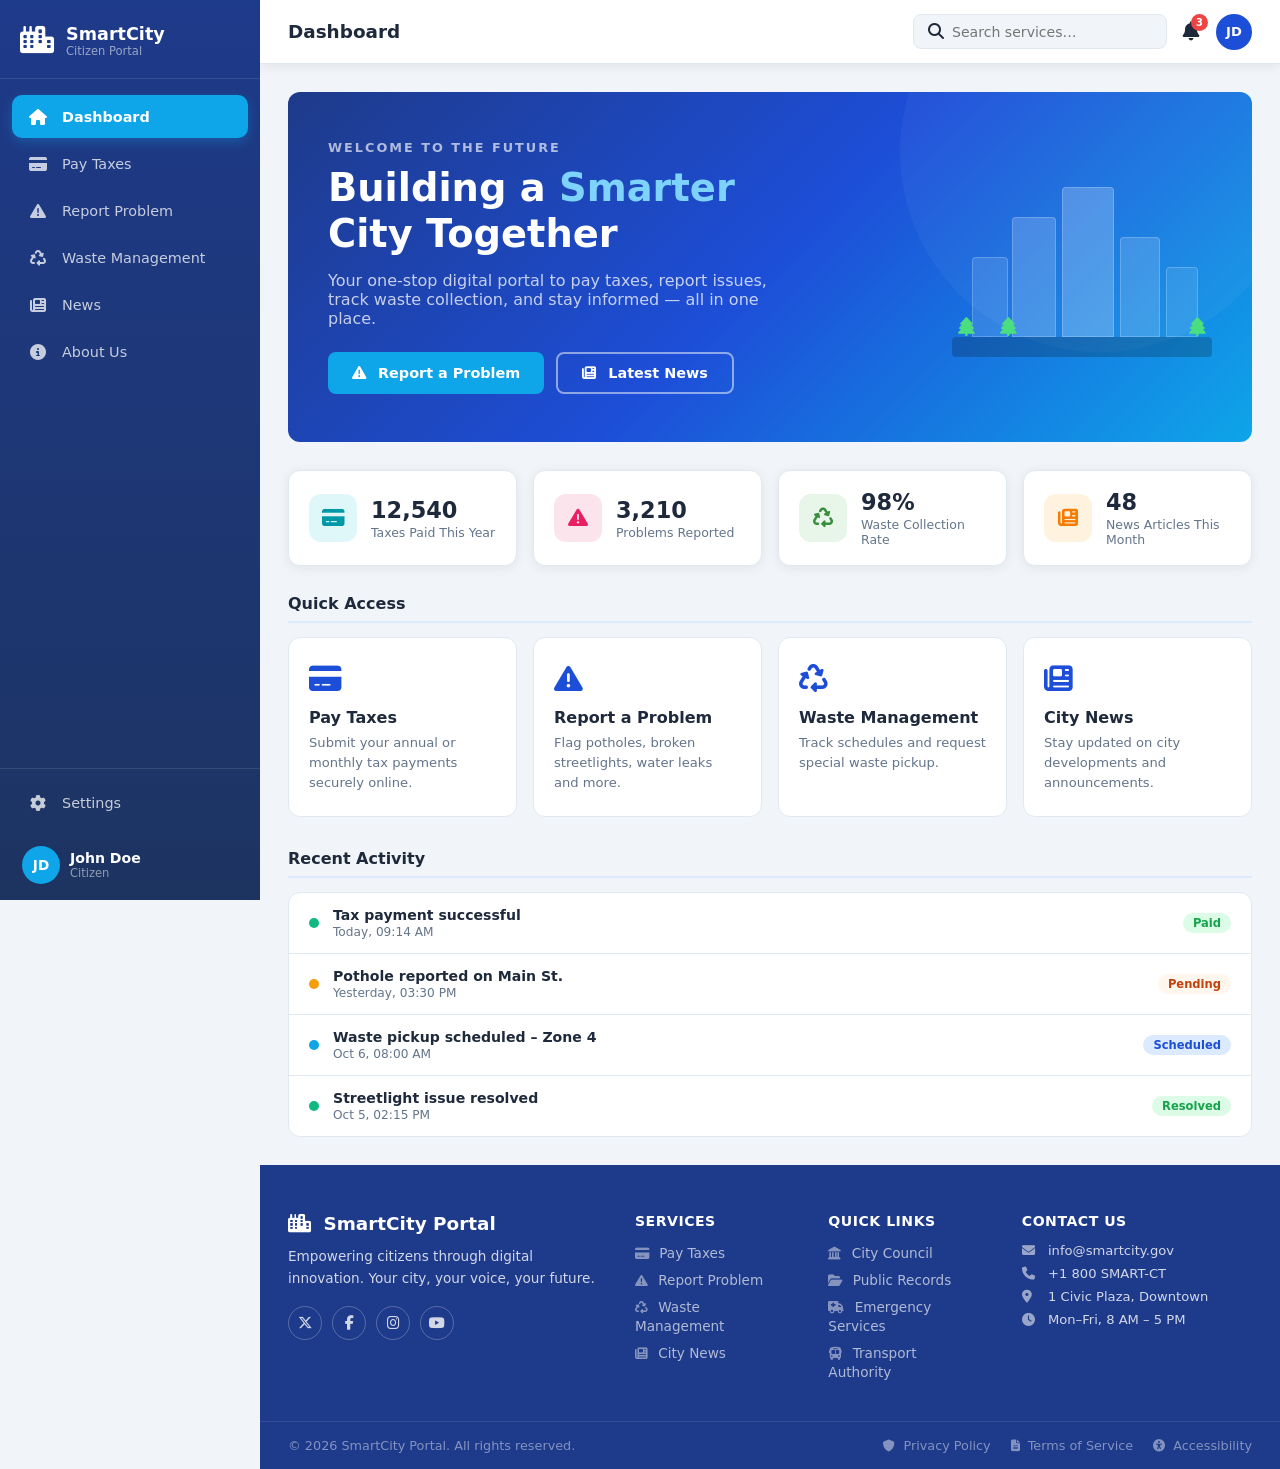
<file: SmartCity/dashboard/index.html>
<!DOCTYPE html>
<html lang="en">
<head>
  <meta charset="UTF-8" />
  <meta name="viewport" content="width=device-width, initial-scale=1.0"/>
  <title>Smart City Portal</title>
  <!-- Font Awesome 6 CDN -->
  <link rel="stylesheet" href="https://cdnjs.cloudflare.com/ajax/libs/font-awesome/6.5.1/css/all.min.css" integrity="sha512-DTOQO9RWCH3ppGqcWaEA1BIZOC6xxalwEsw9c2QQeAIftl+Vegovlnee1c9QX4TctnWMn13TZye+giMm8e2LwA==" crossorigin="anonymous" referrerpolicy="no-referrer" />
  <link rel="stylesheet" href="styles.css" />
</head>
<body>

  <!-- ===== SIDEBAR ===== -->
  <aside class="sidebar">
    <div class="sidebar-brand">
      <div class="brand-icon"><i class="fas fa-city"></i></div>
      <div class="brand-text">
        <span class="brand-name">SmartCity</span>
        <span class="brand-sub">Citizen Portal</span>
      </div>
    </div>

    <nav class="sidebar-nav">
      <ul>
        <li class="nav-item active" data-section="home">
          <span class="nav-icon"><i class="fas fa-house"></i></span>
          <span class="nav-label">Dashboard</span>
        </li>
        <li class="nav-item" data-section="taxes">
          <span class="nav-icon"><i class="fas fa-credit-card"></i></span>
          <span class="nav-label">Pay Taxes</span>
        </li>
        <li class="nav-item" data-section="report">
          <span class="nav-icon"><i class="fas fa-triangle-exclamation"></i></span>
          <span class="nav-label">Report Problem</span>
        </li>
        <li class="nav-item" data-section="waste">
          <span class="nav-icon"><i class="fas fa-recycle"></i></span>
          <span class="nav-label">Waste Management</span>
        </li>
        <li class="nav-item" data-section="news">
          <span class="nav-icon"><i class="fas fa-newspaper"></i></span>
          <span class="nav-label">News</span>
        </li>
        <li class="nav-item" data-section="about">
          <span class="nav-icon"><i class="fas fa-circle-info"></i></span>
          <span class="nav-label">About Us</span>
        </li>
      </ul>
    </nav>

    <div class="sidebar-bottom">
      <div class="nav-item" data-section="settings">
        <span class="nav-icon"><i class="fas fa-gear"></i></span>
        <span class="nav-label">Settings</span>
      </div>
      <div class="sidebar-user">
        <div class="user-avatar">JD</div>
        <div class="user-info">
          <span class="user-name">John Doe</span>
          <span class="user-role">Citizen</span>
        </div>
      </div>
    </div>
  </aside>

  <!-- ===== MAIN AREA ===== -->
  <div class="main-wrapper">

    <!-- TOP BAR -->
    <header class="topbar">
      <div class="topbar-left">
        <button class="menu-toggle" id="menuToggle"><i class="fas fa-bars"></i></button>
        <div class="page-title" id="pageTitle">Dashboard</div>
      </div>
      <div class="topbar-right">
        <div class="search-box">
          <span><i class="fas fa-magnifying-glass"></i></span>
          <input type="text" placeholder="Search services…" />
        </div>
        <div class="topbar-notif"><i class="fas fa-bell"></i><span class="badge">3</span></div>
        <div class="topbar-avatar">JD</div>
      </div>
    </header>

    <!-- PAGE CONTENT -->
    <main class="content" id="mainContent">

      <!-- ======= HOME / DASHBOARD ======= -->
      <section class="section active" id="home">

        <!-- Hero Banner -->
        <div class="hero">
          <div class="hero-text">
            <p class="hero-tag">Welcome to the Future</p>
            <h1>Building a <span>Smarter</span><br/>City Together</h1>
            <p class="hero-desc">
              Your one-stop digital portal to pay taxes, report issues, track
              waste collection, and stay informed — all in one place.
            </p>
            <div class="hero-buttons">
              <button class="btn-primary" data-goto="report">
                <i class="fas fa-triangle-exclamation"></i> Report a Problem
              </button>
              <button class="btn-outline" data-goto="news">
                <i class="fas fa-newspaper"></i> Latest News
              </button>
            </div>
          </div>
          <div class="hero-visual">
            <div class="city-graphic">
              <div class="building b1"></div>
              <div class="building b2"></div>
              <div class="building b3"></div>
              <div class="building b4"></div>
              <div class="building b5"></div>
              <div class="road"></div>
              <div class="tree t1"><i class="fas fa-tree"></i></div>
              <div class="tree t2"><i class="fas fa-tree"></i></div>
              <div class="tree t3"><i class="fas fa-tree"></i></div>
            </div>
          </div>
        </div>

        <!-- Stats Strip -->
        <div class="stats-strip">
          <div class="stat-card">
            <div class="stat-icon" style="background:#e0f7fa;">
              <i class="fas fa-credit-card" style="color:#0097a7;"></i>
            </div>
            <div>
              <div class="stat-value">12,540</div>
              <div class="stat-label">Taxes Paid This Year</div>
            </div>
          </div>
          <div class="stat-card">
            <div class="stat-icon" style="background:#fce4ec;">
              <i class="fas fa-triangle-exclamation" style="color:#e91e63;"></i>
            </div>
            <div>
              <div class="stat-value">3,210</div>
              <div class="stat-label">Problems Reported</div>
            </div>
          </div>
          <div class="stat-card">
            <div class="stat-icon" style="background:#e8f5e9;">
              <i class="fas fa-recycle" style="color:#388e3c;"></i>
            </div>
            <div>
              <div class="stat-value">98%</div>
              <div class="stat-label">Waste Collection Rate</div>
            </div>
          </div>
          <div class="stat-card">
            <div class="stat-icon" style="background:#fff3e0;">
              <i class="fas fa-newspaper" style="color:#f57c00;"></i>
            </div>
            <div>
              <div class="stat-value">48</div>
              <div class="stat-label">News Articles This Month</div>
            </div>
          </div>
        </div>

        <!-- Quick Access -->
        <div class="section-heading">Quick Access</div>
        <div class="quick-grid">
          <div class="quick-card" data-goto="taxes">
            <div class="qc-icon"><i class="fas fa-credit-card"></i></div>
            <div class="qc-title">Pay Taxes</div>
            <div class="qc-desc">Submit your annual or monthly tax payments securely online.</div>
            <div class="qc-arrow"><i class="fas fa-arrow-right"></i></div>
          </div>
          <div class="quick-card" data-goto="report">
            <div class="qc-icon"><i class="fas fa-triangle-exclamation"></i></div>
            <div class="qc-title">Report a Problem</div>
            <div class="qc-desc">Flag potholes, broken streetlights, water leaks and more.</div>
            <div class="qc-arrow"><i class="fas fa-arrow-right"></i></div>
          </div>
          <div class="quick-card" data-goto="waste">
            <div class="qc-icon"><i class="fas fa-recycle"></i></div>
            <div class="qc-title">Waste Management</div>
            <div class="qc-desc">Track schedules and request special waste pickup.</div>
            <div class="qc-arrow"><i class="fas fa-arrow-right"></i></div>
          </div>
          <div class="quick-card" data-goto="news">
            <div class="qc-icon"><i class="fas fa-newspaper"></i></div>
            <div class="qc-title">City News</div>
            <div class="qc-desc">Stay updated on city developments and announcements.</div>
            <div class="qc-arrow"><i class="fas fa-arrow-right"></i></div>
          </div>
        </div>

        <!-- Recent Activity -->
        <div class="section-heading" style="margin-top:32px;">Recent Activity</div>
        <div class="activity-list">
          <div class="activity-item">
            <div class="act-dot green"></div>
            <div class="act-info">
              <span class="act-title">Tax payment successful</span>
              <span class="act-time">Today, 09:14 AM</span>
            </div>
            <span class="act-badge green">Paid</span>
          </div>
          <div class="activity-item">
            <div class="act-dot orange"></div>
            <div class="act-info">
              <span class="act-title">Pothole reported on Main St.</span>
              <span class="act-time">Yesterday, 03:30 PM</span>
            </div>
            <span class="act-badge orange">Pending</span>
          </div>
          <div class="activity-item">
            <div class="act-dot blue"></div>
            <div class="act-info">
              <span class="act-title">Waste pickup scheduled – Zone 4</span>
              <span class="act-time">Oct 6, 08:00 AM</span>
            </div>
            <span class="act-badge blue">Scheduled</span>
          </div>
          <div class="activity-item">
            <div class="act-dot green"></div>
            <div class="act-info">
              <span class="act-title">Streetlight issue resolved</span>
              <span class="act-time">Oct 5, 02:15 PM</span>
            </div>
            <span class="act-badge green">Resolved</span>
          </div>
        </div>
      </section>

            <!-- ======= REPORT PROBLEM ======= -->
      <section class="section" id="report">
        <div class="page-header">
          <h2><i class="fas fa-triangle-exclamation"></i> Report a Problem</h2>
          <p>Help us keep the city running by reporting issues in your neighbourhood.</p>
        </div>

        <div class="problem-categories">
          <div class="prob-cat active-cat"><i class="fas fa-road"></i> Roads</div>
          <div class="prob-cat"><i class="fas fa-lightbulb"></i> Streetlights</div>
          <div class="prob-cat"><i class="fas fa-droplet"></i> Water &amp; Drainage</div>
          <div class="prob-cat"><i class="fas fa-leaf"></i> Parks</div>
          <div class="prob-cat"><i class="fas fa-bus"></i> Transport</div>
          <div class="prob-cat"><i class="fas fa-lock"></i> Safety</div>
        </div>

        <div class="form-card">
          <h3>Submit a Report</h3>
          <div class="form-grid">
            <div class="form-group">
              <label>Your Name</label>
              <input type="text" placeholder="Jane Smith" />
            </div>
            <div class="form-group">
              <label>Contact Email</label>
              <input type="email" placeholder="jane@email.com" />
            </div>
            <div class="form-group">
              <label>Problem Category</label>
              <select>
                <option>Roads &amp; Potholes</option>
                <option>Streetlights</option>
                <option>Water &amp; Drainage</option>
                <option>Parks &amp; Green Areas</option>
                <option>Public Transport</option>
                <option>Safety &amp; Security</option>
                <option>Other</option>
              </select>
            </div>
            <div class="form-group">
              <label>Location / Address</label>
              <input type="text" placeholder="123 Main Street, Zone 2" />
            </div>
            <div class="form-group full-span">
              <label>Description</label>
              <textarea rows="4" placeholder="Describe the problem in detail…"></textarea>
            </div>
            <div class="form-group full-span">
              <label>Attach Photo (optional)</label>
              <div class="file-drop">
                <i class="fas fa-paperclip"></i> Drag &amp; drop or click to upload
              </div>
            </div>
          </div>
          <button class="btn-primary">
            <i class="fas fa-paper-plane"></i> Submit Report
          </button>
        </div>

        <div class="section-heading">My Reports</div>
        <div class="reports-list">
          <div class="report-card">
            <div class="rep-header">
              <span class="rep-cat"><i class="fas fa-road"></i> Roads</span>
              <span class="rep-badge orange">In Progress</span>
            </div>
            <p class="rep-title">Large pothole on Oak Avenue near bus stop</p>
            <p class="rep-meta">Submitted: Oct 7, 2026 · Ref: RPT-00451</p>
          </div>
          <div class="report-card">
            <div class="rep-header">
              <span class="rep-cat"><i class="fas fa-lightbulb"></i> Streetlights</span>
              <span class="rep-badge green">Resolved</span>
            </div>
            <p class="rep-title">Broken streetlight at Pine &amp; 3rd intersection</p>
            <p class="rep-meta">Submitted: Oct 5, 2026 · Ref: RPT-00449</p>
          </div>
          <div class="report-card">
            <div class="rep-header">
              <span class="rep-cat"><i class="fas fa-droplet"></i> Water</span>
              <span class="rep-badge red">Open</span>
            </div>
            <p class="rep-title">Water pipe leaking on Elm Street — flooding pavement</p>
            <p class="rep-meta">Submitted: Oct 3, 2026 · Ref: RPT-00446</p>
          </div>
        </div>
      </section>

      <!-- ======= WASTE MANAGEMENT ======= -->
      <section class="section" id="waste">
        <div class="page-header">
          <h2><i class="fas fa-recycle"></i> Waste Management</h2>
          <p>Track collection schedules, request pickups, and learn about recycling.</p>
        </div>

        <div class="card-row">
          <div class="info-card accent-green">
            <div class="ic-label">Next Collection</div>
            <div class="ic-value">Oct 10</div>
            <div class="ic-note">Zone 4 — General Waste</div>
          </div>
          <div class="info-card accent-blue">
            <div class="ic-label">Recycling Day</div>
            <div class="ic-value">Oct 12</div>
            <div class="ic-note">Zone 4 — Recyclables</div>
          </div>
          <div class="info-card accent-orange">
            <div class="ic-label">Bulk Pickup</div>
            <div class="ic-value">Oct 18</div>
            <div class="ic-note">Scheduled Request</div>
          </div>
        </div>

        <div class="waste-zones">
          <div class="section-heading">Collection Schedule by Zone</div>
          <div class="zone-grid">
            <div class="zone-card">
              <div class="zone-label">Zone 1</div>
              <div class="zone-day">Monday &amp; Thursday</div>
              <div class="zone-type">General + Recyclables</div>
            </div>
            <div class="zone-card active-zone">
              <div class="zone-label">Zone 2 <span class="your-zone">Your Zone</span></div>
              <div class="zone-day">Tuesday &amp; Friday</div>
              <div class="zone-type">General + Recyclables</div>
            </div>
            <div class="zone-card">
              <div class="zone-label">Zone 3</div>
              <div class="zone-day">Wednesday &amp; Saturday</div>
              <div class="zone-type">General + Recyclables</div>
            </div>
            <div class="zone-card">
              <div class="zone-label">Zone 4</div>
              <div class="zone-day">Monday &amp; Wednesday</div>
              <div class="zone-type">General + Green Waste</div>
            </div>
          </div>
        </div>

        <div class="form-card">
          <h3>Request Special Pickup</h3>
          <div class="form-grid">
            <div class="form-group">
              <label>Your Name</label>
              <input type="text" placeholder="John Doe" />
            </div>
            <div class="form-group">
              <label>Address</label>
              <input type="text" placeholder="456 River Road" />
            </div>
            <div class="form-group">
              <label>Waste Type</label>
              <select>
                <option>Bulky Items (furniture, appliances)</option>
                <option>Garden Waste</option>
                <option>Electronic Waste (e-waste)</option>
                <option>Hazardous Waste</option>
              </select>
            </div>
            <div class="form-group">
              <label>Preferred Date</label>
              <input type="date" />
            </div>
          </div>
          <button class="btn-primary">
            <i class="fas fa-truck"></i> Request Pickup
          </button>
        </div>

        <div class="recycle-tips">
          <div class="section-heading">Recycling Tips</div>
          <div class="tips-grid">
            <div class="tip-card">
              <i class="fas fa-trash" style="color:#1d4ed8;"></i>
              <strong> Blue Bin</strong><br/>Paper, cardboard, plastic bottles, glass
            </div>
            <div class="tip-card">
              <i class="fas fa-seedling" style="color:#16a34a;"></i>
              <strong> Green Bin</strong><br/>Food scraps, garden clippings, organic waste
            </div>
            <div class="tip-card">
              <i class="fas fa-trash-can" style="color:#dc2626;"></i>
              <strong> Red Bin</strong><br/>Non-recyclable general household waste
            </div>
            <div class="tip-card">
              <i class="fas fa-bolt" style="color:#d97706;"></i>
              <strong> Yellow Bin</strong><br/>Electronic waste, batteries, chemicals
            </div>
          </div>
        </div>
      </section>

      <!-- ======= NEWS ======= -->
      <section class="section" id="news">
        <div class="page-header">
          <h2><i class="fas fa-newspaper"></i> City News</h2>
          <p>The latest announcements, events, and developments in our city.</p>
        </div>

        <div class="news-filter">
          <button class="filter-btn active-filter">All</button>
          <button class="filter-btn">Infrastructure</button>
          <button class="filter-btn">Environment</button>
          <button class="filter-btn">Events</button>
          <button class="filter-btn">Announcements</button>
        </div>

        <div class="news-featured">
          <div class="news-img"><i class="fas fa-traffic-light"></i></div>
          <div class="news-body">
            <span class="news-tag infrastructure">Infrastructure</span>
            <h3>New Smart Traffic System Launches Citywide in November</h3>
            <p>The city council has approved an AI-powered traffic management system that will
            reduce congestion by up to 35% across all major intersections starting November 2026.</p>
            <div class="news-meta">Oct 8, 2026 · 5 min read</div>
          </div>
        </div>

        <div class="news-grid">
          <div class="news-card">
            <div class="nc-img environment"><i class="fas fa-seedling"></i></div>
            <div class="nc-body">
              <span class="news-tag environment">Environment</span>
              <h4>City Plants 10,000 Trees in Green Initiative</h4>
              <p>The annual green drive surpassed its target planting saplings in parks, roadsides, and public spaces.</p>
              <div class="news-meta">Oct 6, 2026</div>
            </div>
          </div>
          <div class="news-card">
            <div class="nc-img event"><i class="fas fa-calendar-star"></i></div>
            <div class="nc-body">
              <span class="news-tag event">Event</span>
              <h4>Smart City Expo 2026 — Register Now</h4>
              <p>Join innovators and city planners for a 3-day expo showcasing future urban technologies.</p>
              <div class="news-meta">Oct 5, 2026</div>
            </div>
          </div>
          <div class="news-card">
            <div class="nc-img infra"><i class="fas fa-bridge"></i></div>
            <div class="nc-body">
              <span class="news-tag infrastructure">Infrastructure</span>
              <h4>Bridge Renovation on River Road Completes Ahead of Schedule</h4>
              <p>The six-month renovation project delivered two weeks early, reopening to full traffic flow.</p>
              <div class="news-meta">Oct 3, 2026</div>
            </div>
          </div>
          <div class="news-card">
            <div class="nc-img announce"><i class="fas fa-bullhorn"></i></div>
            <div class="nc-body">
              <span class="news-tag announce">Announcement</span>
              <h4>New Online Portal for Business Licences Now Live</h4>
              <p>Business owners can now apply, renew, and track licences entirely through the Smart City portal.</p>
              <div class="news-meta">Oct 1, 2026</div>
            </div>
          </div>
          <div class="news-card">
            <div class="nc-img environment"><i class="fas fa-solar-panel"></i></div>
            <div class="nc-body">
              <span class="news-tag environment">Environment</span>
              <h4>Solar Panels Installed on 120 Public Buildings</h4>
              <p>Phase two of the city's renewable energy programme covers schools, clinics, and municipal offices.</p>
              <div class="news-meta">Sep 29, 2026</div>
            </div>
          </div>
          <div class="news-card">
            <div class="nc-img event"><i class="fas fa-person-running"></i></div>
            <div class="nc-body">
              <span class="news-tag event">Event</span>
              <h4>City Marathon Returns — Oct 20, 2026</h4>
              <p>Registration is open for the annual city marathon. Proceeds go to the Smart Schools Fund.</p>
              <div class="news-meta">Sep 27, 2026</div>
            </div>
          </div>
        </div>
      </section>

      <!-- ======= ABOUT US ======= -->
      <section class="section" id="about">
        <div class="page-header">
          <h2><i class="fas fa-circle-info"></i> About Us</h2>
          <p>Learn about our vision, mission, and the team behind the Smart City initiative.</p>
        </div>

        <div class="about-hero">
          <div class="about-hero-text">
            <h3>Our Vision</h3>
            <p>We envision a connected, efficient, and sustainable city where every citizen
            has easy access to government services, real-time information, and the tools to
            shape their community.</p>
            <p>The Smart City Portal was launched to bridge the gap between citizens and
            municipal services — replacing long queues and paperwork with seamless digital
            interactions available 24/7.</p>
          </div>
          <div class="about-stats">
            <div class="as-item"><div class="as-val">250,000+</div><div class="as-lab">Registered Citizens</div></div>
            <div class="as-item"><div class="as-val">98%</div><div class="as-lab">Service Uptime</div></div>
            <div class="as-item"><div class="as-val">4.8 <i class="fas fa-star" style="color:#f59e0b;font-size:0.9em;"></i></div><div class="as-lab">Citizen Satisfaction</div></div>
            <div class="as-item"><div class="as-val">2020</div><div class="as-lab">Year Founded</div></div>
          </div>
        </div>

        <div class="section-heading">Our Core Values</div>
        <div class="values-grid">
          <div class="value-card">
            <div class="val-icon"><i class="fas fa-shield-halved"></i></div>
            <h4>Security &amp; Privacy</h4>
            <p>All citizen data is encrypted, stored securely, and never shared without explicit consent.</p>
          </div>
          <div class="value-card">
            <div class="val-icon"><i class="fas fa-bolt"></i></div>
            <h4>Efficiency</h4>
            <p>We continuously improve systems to ensure faster, more reliable service delivery.</p>
          </div>
          <div class="value-card">
            <div class="val-icon"><i class="fas fa-handshake"></i></div>
            <h4>Inclusivity</h4>
            <p>Designed for all citizens regardless of age, tech literacy, or physical ability.</p>
          </div>
          <div class="value-card">
            <div class="val-icon"><i class="fas fa-earth-africa"></i></div>
            <h4>Sustainability</h4>
            <p>Every initiative is guided by our commitment to a greener and more sustainable city.</p>
          </div>
        </div>

        <div class="section-heading">Meet the Team</div>
        <div class="team-grid">
          <div class="team-card">
            <div class="team-avatar" style="background:#3b82f6;">MC</div>
            <h4>Mayor Collins</h4>
            <p>City Mayor &amp; Smart City Patron</p>
          </div>
          <div class="team-card">
            <div class="team-avatar" style="background:#10b981;">AL</div>
            <h4>Amara Lee</h4>
            <p>Director of Digital Services</p>
          </div>
          <div class="team-card">
            <div class="team-avatar" style="background:#f59e0b;">BM</div>
            <h4>Ben Mbeki</h4>
            <p>Head of Infrastructure</p>
          </div>
          <div class="team-card">
            <div class="team-avatar" style="background:#ef4444;">ST</div>
            <h4>Sara Thomas</h4>
            <p>Citizen Relations Manager</p>
          </div>
        </div>

        <div class="contact-strip">
          <div class="cs-item"><i class="fas fa-envelope"></i> <a href="#">info@smartcity.gov</a></div>
          <div class="cs-item"><i class="fas fa-phone"></i> <a href="#">+1 800 SMART-CT</a></div>
          <div class="cs-item"><i class="fas fa-location-dot"></i> City Hall, 1 Civic Plaza, Downtown</div>
          <div class="cs-item"><i class="fas fa-clock"></i> Mon–Fri, 8 AM – 5 PM</div>
        </div>
      </section>

      <!-- ======= SETTINGS ======= -->
      <section class="section" id="settings">
        <div class="page-header">
          <h2><i class="fas fa-gear"></i> Settings</h2>
          <p>Manage your account preferences and notification settings.</p>
        </div>

        <div class="settings-grid">
          <div class="settings-card">
            <h3><i class="fas fa-user"></i> Profile</h3>
            <div class="form-grid">
              <div class="form-group">
                <label>Full Name</label>
                <input type="text" value="John Doe" />
              </div>
              <div class="form-group">
                <label>Email Address</label>
                <input type="email" value="john.doe@email.com" />
              </div>
              <div class="form-group">
                <label>Phone Number</label>
                <input type="tel" value="+1 555 0123" />
              </div>
              <div class="form-group">
                <label>Zone</label>
                <select><option>Zone 2</option><option>Zone 1</option><option>Zone 3</option><option>Zone 4</option></select>
              </div>
            </div>
            <button class="btn-primary" style="margin-top:12px;">
              <i class="fas fa-floppy-disk"></i> Save Changes
            </button>
          </div>

          <div class="settings-card">
            <h3><i class="fas fa-bell"></i> Notifications</h3>
            <div class="toggle-list">
              <div class="toggle-item">
                <div>
                  <div class="tg-label">Email Notifications</div>
                  <div class="tg-desc">Receive updates via email</div>
                </div>
                <label class="toggle"><input type="checkbox" checked /><span class="slider"></span></label>
              </div>
              <div class="toggle-item">
                <div>
                  <div class="tg-label">Tax Reminders</div>
                  <div class="tg-desc">Alerts before payment due dates</div>
                </div>
                <label class="toggle"><input type="checkbox" checked /><span class="slider"></span></label>
              </div>
              <div class="toggle-item">
                <div>
                  <div class="tg-label">Report Status Updates</div>
                  <div class="tg-desc">Know when your reports are actioned</div>
                </div>
                <label class="toggle"><input type="checkbox" checked /><span class="slider"></span></label>
              </div>
              <div class="toggle-item">
                <div>
                  <div class="tg-label">Waste Collection Alerts</div>
                  <div class="tg-desc">Day-before collection reminders</div>
                </div>
                <label class="toggle"><input type="checkbox" /><span class="slider"></span></label>
              </div>
              <div class="toggle-item">
                <div>
                  <div class="tg-label">City News Digest</div>
                  <div class="tg-desc">Weekly news summary</div>
                </div>
                <label class="toggle"><input type="checkbox" checked /><span class="slider"></span></label>
              </div>
            </div>
          </div>

          <div class="settings-card">
            <h3><i class="fas fa-lock"></i> Security</h3>
            <div class="form-grid">
              <div class="form-group full-span">
                <label>Current Password</label>
                <input type="password" placeholder="••••••••" />
              </div>
              <div class="form-group">
                <label>New Password</label>
                <input type="password" placeholder="••••••••" />
              </div>
              <div class="form-group">
                <label>Confirm New Password</label>
                <input type="password" placeholder="••••••••" />
              </div>
            </div>
            <button class="btn-outline" style="margin-top:12px;">
              <i class="fas fa-key"></i> Update Password
            </button>
          </div>

          <div class="settings-card">
            <h3><i class="fas fa-palette"></i> Appearance</h3>
            <div class="theme-options">
              <div class="theme-opt active-theme"><i class="fas fa-sun"></i> Light</div>
              <div class="theme-opt"><i class="fas fa-moon"></i> Dark</div>
              <div class="theme-opt"><i class="fas fa-desktop"></i> System</div>
            </div>
            <div class="form-group" style="margin-top:16px;">
              <label>Language</label>
              <select><option>English</option><option>French</option><option>Spanish</option><option>Portuguese</option></select>
            </div>
          </div>
        </div>
      </section>

    </main>

    <!-- ===== FOOTER ===== -->
    <footer class="footer">
      <div class="footer-inner">
        <div class="footer-col">
          <div class="footer-brand"><i class="fas fa-city"></i> SmartCity Portal</div>
          <p>Empowering citizens through digital innovation. Your city, your voice, your future.</p>
          <div class="social-links">
            <a href="#" title="Twitter"><i class="fab fa-x-twitter"></i></a>
            <a href="#" title="Facebook"><i class="fab fa-facebook-f"></i></a>
            <a href="#" title="Instagram"><i class="fab fa-instagram"></i></a>
            <a href="#" title="YouTube"><i class="fab fa-youtube"></i></a>
          </div>
        </div>
        <div class="footer-col">
          <h4>Services</h4>
          <ul>
            <li><a href="#" data-goto="taxes"><i class="fas fa-credit-card"></i> Pay Taxes</a></li>
            <li><a href="#" data-goto="report"><i class="fas fa-triangle-exclamation"></i> Report Problem</a></li>
            <li><a href="#" data-goto="waste"><i class="fas fa-recycle"></i> Waste Management</a></li>
            <li><a href="#" data-goto="news"><i class="fas fa-newspaper"></i> City News</a></li>
          </ul>
        </div>
        <div class="footer-col">
          <h4>Quick Links</h4>
          <ul>
            <li><a href="#"><i class="fas fa-landmark"></i> City Council</a></li>
            <li><a href="#"><i class="fas fa-folder-open"></i> Public Records</a></li>
            <li><a href="#"><i class="fas fa-truck-medical"></i> Emergency Services</a></li>
            <li><a href="#"><i class="fas fa-bus"></i> Transport Authority</a></li>
          </ul>
        </div>
        <div class="footer-col">
          <h4>Contact Us</h4>
          <ul class="contact-list">
            <li><i class="fas fa-envelope"></i> info@smartcity.gov</li>
            <li><i class="fas fa-phone"></i> +1 800 SMART-CT</li>
            <li><i class="fas fa-location-dot"></i> 1 Civic Plaza, Downtown</li>
            <li><i class="fas fa-clock"></i> Mon–Fri, 8 AM – 5 PM</li>
          </ul>
        </div>
      </div>
      <div class="footer-bottom">
        <span>© 2026 SmartCity Portal. All rights reserved.</span>
        <div class="footer-links">
          <a href="#"><i class="fas fa-shield"></i> Privacy Policy</a>
          <a href="#"><i class="fas fa-file-lines"></i> Terms of Service</a>
          <a href="#"><i class="fas fa-universal-access"></i> Accessibility</a>
        </div>
      </div>
    </footer>

  </div><!-- end main-wrapper -->

  <script src="app.js"></script>
</body>
</html>
</file>
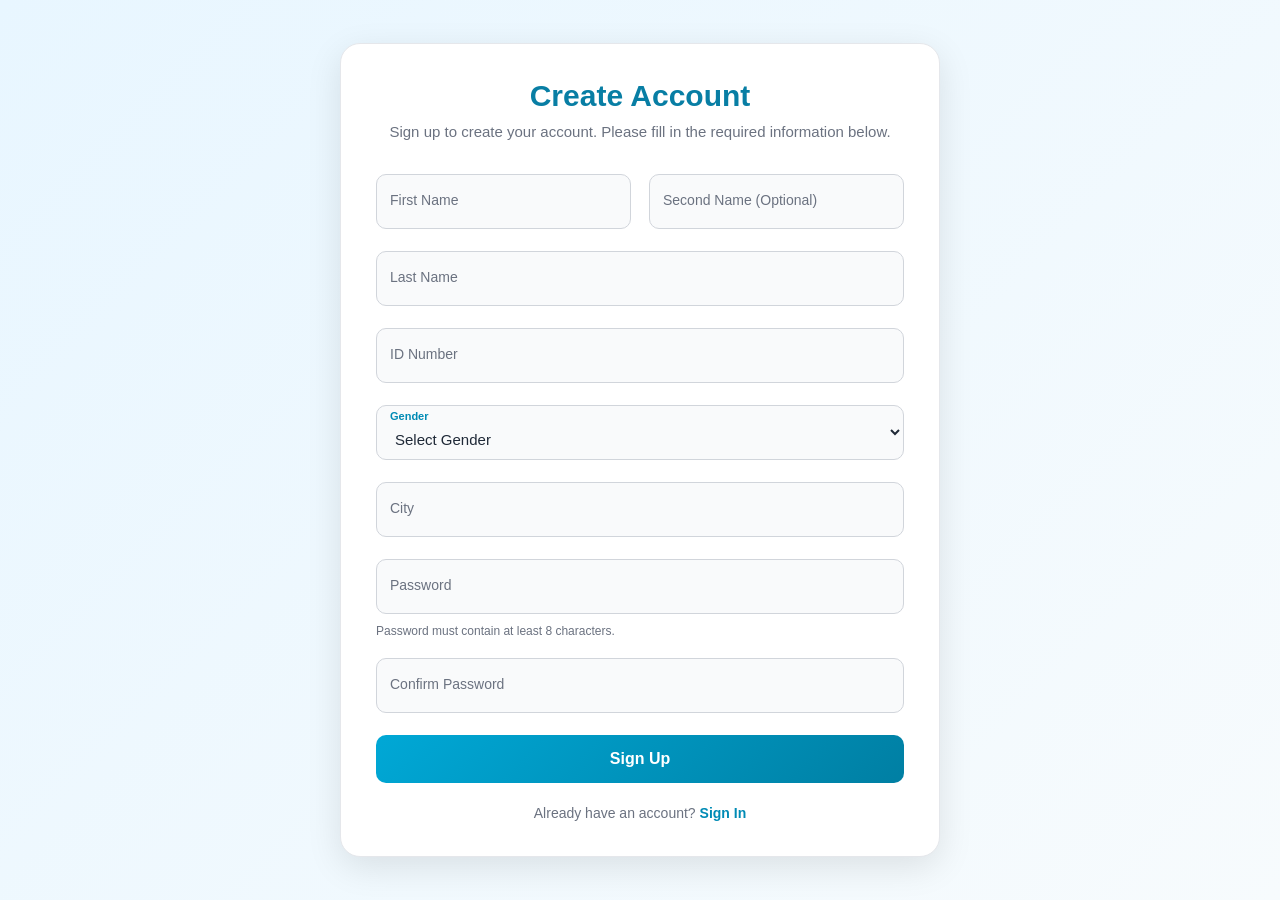
<file: SmartCity/templates/index.html>
<!DOCTYPE html>
 <html lang="en"> 
    <head> 
        <meta charset="UTF-8"> 
        <meta name="viewport" content="width=device-width, initial-scale=1.0">
<title>Sign Up</title>
<style>
    * {
        box-sizing: border-box;
        margin: 0;
        padding: 0;
        font-family: Arial, Helvetica, sans-serif;
    }
    body {
        min-height: 100vh;
        display: flex;
        justify-content: center;
        align-items: center;
        padding: 30px 15px;
        background: linear-gradient(
            135deg,
            #e8f6ff,
            #f7fbfd
        );
    }
    .form {
        width: 100%;
        max-width: 600px;
        padding: 35px;
        background: #ffffff;
        border-radius: 20px;
        border: 1px solid #e5e7eb;
        box-shadow:
            0 10px 35px rgba(0, 0, 0, 0.10);
    }
    .title {
        text-align: center;
        font-size: 30px;
        font-weight: 700;
        color: #087ea4;

        margin-bottom: 8px;
    }
    .message {
        text-align: center;
        color: #6b7280;
        font-size: 15px;
        line-height: 1.5;
        margin-bottom: 30px;
    }
    .flex {
        display: flex;
        width: 100%;
        gap: 18px;
    }
    .flex label {
        width: 50%;
    }
    .form label {
        position: relative;
        display: block;
        margin-bottom: 22px;
    }
    .form label .input,
    .form label select {
        width: 100%;
        height: 55px;
        padding: 18px 14px 5px;
        border: 1px solid #d1d5db;
        border-radius: 10px;
        background-color: #f9fafb;
        color: #1f2937;
        outline: none;
        font-size: 15px;
        transition: 0.25s ease;
    }

    .form label .input:focus,
    .form label select:focus {
        border-color: #00a8d6;
        background-color: #ffffff;
        box-shadow:
            0 0 0 3px rgba(0, 168, 214, 0.12);
    }
  
    .form label .input + span {
        position: absolute;
        left: 14px;
        top: 18px;
        color: #6b7280;
        font-size: 14px;
        pointer-events: none;
        transition: 0.2s ease;
    }
    .form label .input:focus + span,
    .form label .input:not(:placeholder-shown) + span {
        top: 5px;
        font-size: 11px;
        font-weight: 600;
        color: #008bb5;
    }

    .select-label span {
        position: absolute;
        left: 14px;
        top: 5px;
        font-size: 11px;
        font-weight: 600;
        color: #008bb5;
        z-index: 1;
    }
    .select-label select {
        padding: 20px 14px 5px !important;
    }

    .password-info {
        font-size: 12px;
        color: #6b7280;
        margin-top: -12px;
        margin-bottom: 20px;
    }

    .submit {
        width: 100%;
        border: none;
        outline: none;
        padding: 15px;
        border-radius: 10px;
        color: white;
        font-size: 16px;
        font-weight: 600;
        cursor: pointer;
        background: linear-gradient(
            135deg,
            #00a8d6,
            #007fa3
        );
        transition: 0.25s ease;
    }
    .submit:hover {
        transform: translateY(-1px);
        box-shadow:
            0 6px 15px rgba(0, 128, 165, 0.25);
    }
    .submit:active {
        transform: translateY(0);
    }
  
    .signin {
        text-align: center;
        font-size: 14px;
        color: #6b7280;
        margin-top: 22px;
    }

    .signin a {
        color: #008bb5;

        text-decoration: none;

        font-weight: 600;
    }
    .signin a:hover {
        text-decoration: underline;
    }

    @media (max-width: 600px) {
        .form {
            padding: 25px 20px;
        }
        .flex {
            flex-direction: column;
            gap: 0;
        }
        .flex label {
            width: 100%;
        }
        .title {
            font-size: 26px;
        }
    }
</style>
</head>
 <body> 
    <form class="form" id="signupForm">
<p class="title">Create Account</p>
<p class="message">
    Sign up to create your account. Please fill in the required information below.
</p>
<div class="flex"> 
    <label>
        <input
            class="input"
            type="text"
            id="firstName"
            name="firstName"
            placeholder=" "
            required
        >
        <span>First Name</span>
    </label>
    <label>
        <input
            class="input"
            type="text"
            id="secondName"
            name="secondName"
            placeholder=" "
        >
        <span>Second Name (Optional)</span>
    </label>
</div>
<label>
    <input
        class="input"
        type="text"
        id="lastName"
        name="lastName"
        placeholder=" "
        required
    >
    <span>Last Name</span>
</label>
<label>
    <input
        class="input"
        type="text"
        id="idNumber"
        name="idNumber"
        placeholder=" "
        required
    >
    <span>ID Number</span>
</label>
<label class="select-label">
    <span>Gender</span>
    <select
        id="gender"
        name="gender"
        required
    >
        <option value="" disabled selected>
            Select Gender
        </option>
        <option value="Male">
            Male
        </option>
        <option value="Female">
            Female
        </option>
    </select>
</label>
<label>
    <input
        class="input"
        type="text"
        id="city"
        name="city"
        placeholder=" "
        required
    >
    <span>City</span>
</label>
<label>
    <input
        class="input"
        type="password"
        id="password"
        name="password"
        placeholder=" "
        minlength="8"
        required
    >
    <span>Password</span>
</label>
<p class="password-info">
    Password must contain at least 8 characters.
</p>
<label>
    <input
        class="input"
        type="password"
        id="confirmPassword"
        name="confirmPassword"
        placeholder=" "
        minlength="8"
        required
    >
    <span>Confirm Password</span>
</label>
<button
    class="submit"
    type="submit"
>
    Sign Up
</button>
<p class="signin">
    Already have an account?
    <a href="#">Sign In</a>
</p>
</form> 
<script> 
const form = document.getElementById("signupForm");
 const password = document.getElementById("password"); 
 const confirmPassword = document.getElementById("confirmPassword"); 
  confirmPassword.addEventListener( "input", function () { if ( password.value !== confirmPassword.value )
     { confirmPassword.setCustomValidity( "Passwords do not match." ); 

     }
      else { confirmPassword.setCustomValidity(""); } } ); 
     password.addEventListener( "input", function () { if ( confirmPassword.value !== "" && password.value !== confirmPassword.value )
      { confirmPassword.setCustomValidity( "Passwords do not match." ); 

      } 
      else { confirmPassword.setCustomValidity(""); } } ); 
      form.addEventListener( "submit", function (event) { event.preventDefault();
         if (password.value.length < 8) { alert( "Password must contain at least 8 characters." );
          password.focus(); 
          return; 
        } 
        if ( password.value !== confirmPassword.value ) { alert( "Passwords do not match." ); 
        confirmPassword.focus(); 
        return;
     } 
     alert( "Signup successful!" ); } );
 </script>
 </body>
 </html>
</file>
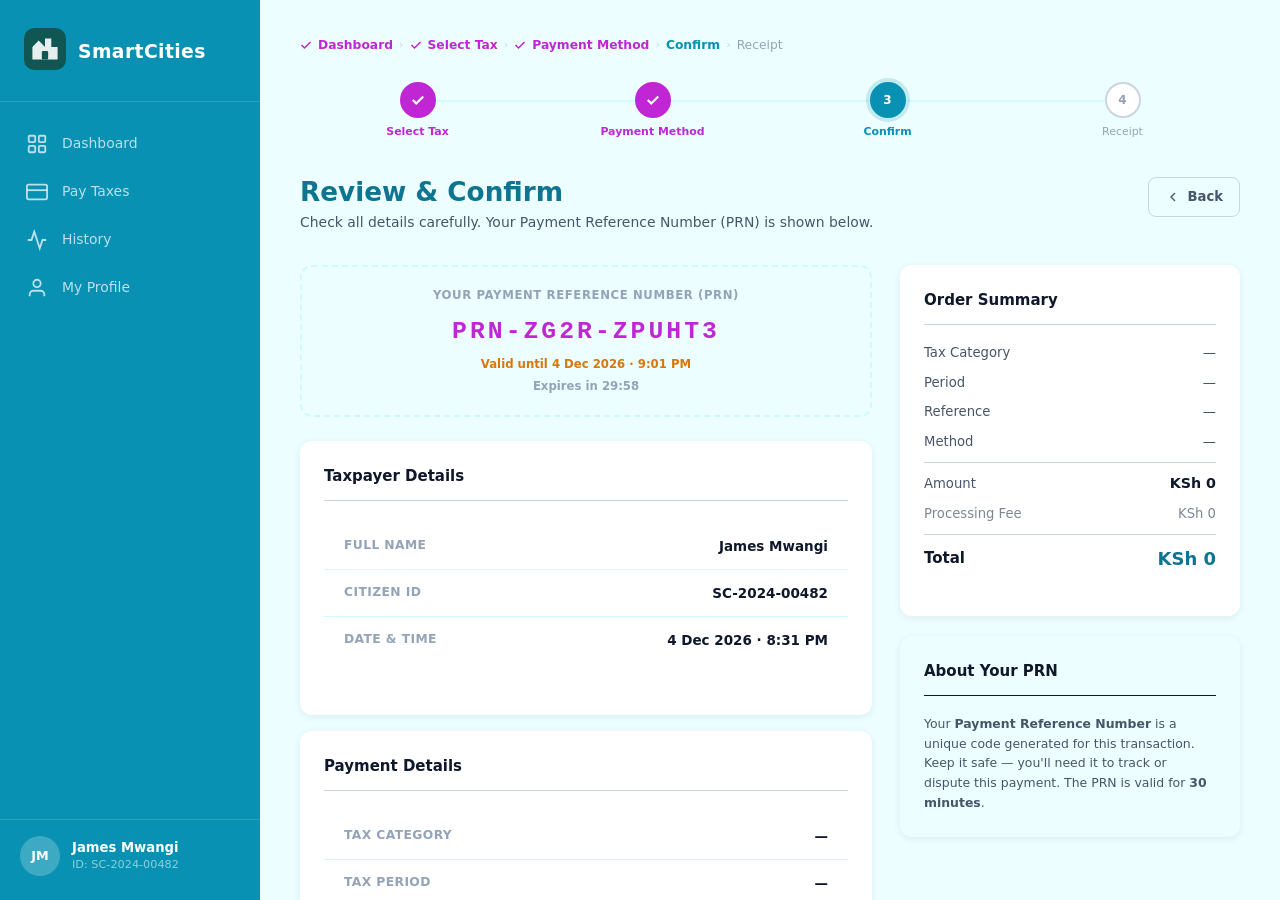
<file: SmartCity/payment/confirmation.html>
<!DOCTYPE html>
<html lang="en">
<head>
  <meta charset="UTF-8" />
  <meta name="viewport" content="width=device-width, initial-scale=1.0" />
  <title>SmartCities – Confirm Payment</title>
  <link rel="stylesheet" href="style.css" />
</head>
<body>

  <!--  Sidebar -->
  <aside class="sidebar">
    <div class="sidebar__brand">
      <div class="sidebar__logo">
        <svg viewBox="0 0 40 40" fill="none" xmlns="http://www.w3.org/2000/svg" aria-hidden="true">
          <rect width="40" height="40" rx="10" fill="#105652"/>
          <path d="M8 30 L8 18 L14 12 L20 18 L20 10 L26 10 L26 18 L32 18 L32 30 Z" fill="#fff" opacity="0.9"/>
          <rect x="17" y="22" width="6" height="8" rx="1" fill="#105652"/>
        </svg>
      </div>
      <span class="sidebar__title">SmartCities</span>
    </div>

    <nav class="sidebar__nav" aria-label="Main navigation">
      <ul>
        <li>
          <a class="nav-item" href="dashboard.html" data-page="dashboard">
            <span class="nav-icon">
              <svg viewBox="0 0 24 24" fill="none" stroke="currentColor" stroke-width="2" aria-hidden="true"><rect x="3" y="3" width="7" height="7" rx="1"/><rect x="14" y="3" width="7" height="7" rx="1"/><rect x="3" y="14" width="7" height="7" rx="1"/><rect x="14" y="14" width="7" height="7" rx="1"/></svg>
            </span>
            <span class="nav-label">Dashboard</span>
          </a>
        </li>
        <li>
          <a class="nav-item active" href="payments.html" data-page="payments">
            <span class="nav-icon">
              <svg viewBox="0 0 24 24" fill="none" stroke="currentColor" stroke-width="2" aria-hidden="true"><rect x="1" y="4" width="22" height="16" rx="2"/><line x1="1" y1="10" x2="23" y2="10"/></svg>
            </span>
            <span class="nav-label">Pay Taxes</span>
          </a>
        </li>
        <li>
          <a class="nav-item" href="#" data-page="history">
            <span class="nav-icon">
              <svg viewBox="0 0 24 24" fill="none" stroke="currentColor" stroke-width="2" aria-hidden="true"><polyline points="22 12 18 12 15 21 9 3 6 12 2 12"/></svg>
            </span>
            <span class="nav-label">History</span>
          </a>
        </li>
        <li>
          <a class="nav-item" href="#" data-page="profile">
            <span class="nav-icon">
              <svg viewBox="0 0 24 24" fill="none" stroke="currentColor" stroke-width="2" aria-hidden="true"><path d="M20 21v-2a4 4 0 0 0-4-4H8a4 4 0 0 0-4 4v2"/><circle cx="12" cy="7" r="4"/></svg>
            </span>
            <span class="nav-label">My Profile</span>
          </a>
        </li>
      </ul>
    </nav>

    <div class="sidebar__user">
      <div class="user-avatar" aria-hidden="true">JM</div>
      <div class="user-info">
        <span class="user-name">James Mwangi</span>
        <span class="user-id">ID: SC-2024-00482</span>
      </div>
    </div>
  </aside>


  <main class="main">

    <!-- Paymentflow -->
    <nav class="flow" aria-label="Payment flow">
      <span class="flow__item done">
        <svg viewBox="0 0 16 16" fill="none" stroke="currentColor" stroke-width="2" style="width:12px;height:12px;" aria-hidden="true"><polyline points="2 8 6 12 14 4"/></svg>
        Dashboard
      </span>
      <span class="flow__sep">›</span>
      <span class="flow__item done">
        <svg viewBox="0 0 16 16" fill="none" stroke="currentColor" stroke-width="2" style="width:12px;height:12px;" aria-hidden="true"><polyline points="2 8 6 12 14 4"/></svg>
        Select Tax
      </span>
      <span class="flow__sep">›</span>
      <span class="flow__item done">
        <svg viewBox="0 0 16 16" fill="none" stroke="currentColor" stroke-width="2" style="width:12px;height:12px;" aria-hidden="true"><polyline points="2 8 6 12 14 4"/></svg>
        Payment Method
      </span>
      <span class="flow__sep">›</span>
      <span class="flow__item active">Confirm</span>
      <span class="flow__sep">›</span>
      <span class="flow__item">Receipt</span>
    </nav>

    <!-- Step bar -->
    <div class="step-bar" aria-label="Progress steps">
      <div class="step-bar__item done">
        <div class="step-bar__dot">
          <svg viewBox="0 0 16 16" fill="none" stroke="currentColor" stroke-width="2.5" style="width:14px;height:14px;" aria-hidden="true"><polyline points="2 8 6 12 14 4"/></svg>
        </div>
        <span class="step-bar__label">Select Tax</span>
      </div>
      <div class="step-bar__item done">
        <div class="step-bar__dot">
          <svg viewBox="0 0 16 16" fill="none" stroke="currentColor" stroke-width="2.5" style="width:14px;height:14px;" aria-hidden="true"><polyline points="2 8 6 12 14 4"/></svg>
        </div>
        <span class="step-bar__label">Payment Method</span>
      </div>
      <div class="step-bar__item active">
        <div class="step-bar__dot">3</div>
        <span class="step-bar__label">Confirm</span>
      </div>
      <div class="step-bar__item">
        <div class="step-bar__dot">4</div>
        <span class="step-bar__label">Receipt</span>
      </div>
    </div>

    <header class="page-header">
      <div>
        <h1 class="page-title">Review &amp; Confirm</h1>
        <p class="page-sub">Check all details carefully. Your Payment Reference Number (PRN) is shown below.</p>
      </div>
      <a href="payment-method.html" class="btn-ghost">
        <svg viewBox="0 0 24 24" fill="none" stroke="currentColor" stroke-width="2" aria-hidden="true"><polyline points="15 18 9 12 15 6"/></svg>
        Back
      </a>
    </header>

    <div class="payment-layout">

      <!-- LEFT: PRN + Details -->
      <div class="payment-form-col">

        <!-- PRN Box -->
        <div class="prn-box" aria-label="Payment Reference Number">
          <p class="prn-box__label">Your Payment Reference Number (PRN)</p>
          <p class="prn-box__code" id="prn-code">PRN-XXXX-XXXXXX</p>
          <p class="prn-box__expire" id="prn-expiry">Generating…</p>
          <p id="prn-countdown" style="font-size:.78rem;color:var(--text-light);margin-top:4px;font-weight:600;"></p>
        </div>

        <!-- Taxpayer -->
        <div class="form-card" style="margin-bottom:16px;">
          <h2 class="form-card__title">Taxpayer Details</h2>
          <div class="confirm-details" style="box-shadow:none;border:1px solid var(--teal-light);">
            <div class="confirm-row">
              <span class="confirm-row__label">Full Name</span>
              <span class="confirm-row__value" id="conf-citizen">James Mwangi</span>
            </div>
            <div class="confirm-row">
              <span class="confirm-row__label">Citizen ID</span>
              <span class="confirm-row__value" id="conf-citizen-id">SC-2024-00482</span>
            </div>
            <div class="confirm-row">
              <span class="confirm-row__label">Date &amp; Time</span>
              <span class="confirm-row__value" id="conf-date">—</span>
            </div>
          </div>
        </div>

        <!-- Payment Details -->
        <div class="form-card" style="margin-bottom:16px;">
          <h2 class="form-card__title">Payment Details</h2>
          <div class="confirm-details" style="box-shadow:none;border:1px solid var(--teal-light);">
            <div class="confirm-row">
              <span class="confirm-row__label">Tax Category</span>
              <span class="confirm-row__value" id="conf-taxtype">—</span>
            </div>
            <div class="confirm-row">
              <span class="confirm-row__label">Tax Period</span>
              <span class="confirm-row__value" id="conf-period">—</span>
            </div>
            <div class="confirm-row">
              <span class="confirm-row__label">Bill Reference</span>
              <span class="confirm-row__value" id="conf-ref">—</span>
            </div>
            <div class="confirm-row">
              <span class="confirm-row__label">Payment Method</span>
              <span class="confirm-row__value" id="conf-method">—</span>
            </div>
          </div>
        </div>

        <!-- Amount -->
        <div class="confirm-details" style="margin-bottom:24px;">
          <div class="confirm-row">
            <span class="confirm-row__label">Amount</span>
            <span class="confirm-row__value" id="conf-amount">—</span>
          </div>
          <div class="confirm-row">
            <span class="confirm-row__label">Processing Fee</span>
            <span class="confirm-row__value" id="conf-fee">KSh 0</span>
          </div>
          <div class="confirm-row confirm-row--total">
            <span class="confirm-row__label">Total Payable</span>
            <span class="confirm-row__value" id="conf-total">—</span>
          </div>
        </div>

        <!-- Warning -->
        <div style="background:#fffbeb;border:1px solid #fbbf24;border-radius:10px;padding:14px 18px;margin-bottom:20px;display:flex;gap:12px;align-items:flex-start;">
          <svg viewBox="0 0 24 24" fill="none" stroke="#d97706" stroke-width="2" style="width:20px;height:20px;flex-shrink:0;margin-top:1px;" aria-hidden="true">
            <path d="M10.29 3.86L1.82 18a2 2 0 0 0 1.71 3h16.94a2 2 0 0 0 1.71-3L13.71 3.86a2 2 0 0 0-3.42 0z"/>
            <line x1="12" y1="9" x2="12" y2="13"/>
            <line x1="12" y1="17" x2="12.01" y2="17"/>
          </svg>
          <p style="font-size:.85rem;color:#92400e;">
            By clicking <strong>Confirm &amp; Pay</strong> you authorise this payment. Ensure all
            details are correct — payments cannot be reversed once processed.
          </p>
        </div>

        <!-- Confirm button -->
        <button id="confirm-pay-btn" class="pay-btn" type="button">
          <svg viewBox="0 0 24 24" fill="none" stroke="currentColor" stroke-width="2"
            class="pay-btn__icon" aria-hidden="true">
            <path d="M12 22s8-4 8-10V5l-8-3-8 3v7c0 6 8 10 8 10z"/>
          </svg>
          Confirm &amp; Pay
        </button>
        <p class="secure-note" style="margin-top:14px;">
          <svg viewBox="0 0 24 24" fill="none" stroke="currentColor" stroke-width="2"
            style="width:13px;height:13px;vertical-align:middle;margin-right:4px;" aria-hidden="true">
            <rect x="3" y="11" width="18" height="11" rx="2"/>
            <path d="M7 11V7a5 5 0 0 1 10 0v4"/>
          </svg>
          Your transaction is protected by 256-bit SSL encryption.
        </p>

      </div>

      <!-- RIGHT: Summary sidebar -->
      <div class="payment-summary-col">
        <div class="order-summary">
          <h2 class="order-summary__title">Order Summary</h2>
          <div class="order-summary__body">
            <div class="order-row">
              <span>Tax Category</span>
              <span id="sum-taxtype">—</span>
            </div>
            <div class="order-row">
              <span>Period</span>
              <span id="sum-period">—</span>
            </div>
            <div class="order-row">
              <span>Reference</span>
              <span id="sum-ref">—</span>
            </div>
            <div class="order-row">
              <span>Method</span>
              <span id="sum-method">—</span>
            </div>
            <hr class="order-divider" />
            <div class="order-row order-row--amount">
              <span>Amount</span>
              <span class="order-amount" id="sum-amount">—</span>
            </div>
            <div class="order-row order-row--fee">
              <span>Processing Fee</span>
              <span>KSh 0</span>
            </div>
            <hr class="order-divider" />
            <div class="order-row order-row--total">
              <span>Total</span>
              <span class="order-total" id="sum-total">—</span>
            </div>
          </div>
        </div>

        <!-- PRN info card -->
        <div class="form-card" style="margin-bottom:0;background:var(--teal-bg);border:1px solid var(--teal-light);">
          <h2 class="form-card__title" style="border-color:var(--teal-light);">About Your PRN</h2>
          <p style="font-size:.83rem;color:var(--text-mid);line-height:1.6;">
            Your <strong>Payment Reference Number</strong> is a unique code generated for this transaction.
            Keep it safe — you'll need it to track or dispute this payment.
            The PRN is valid for <strong>30 minutes</strong>.
          </p>
        </div>
      </div>

    </div><!-- /payment-layout -->

  </main>

  <script src="script.js"></script>
</body>
</html>
</file>
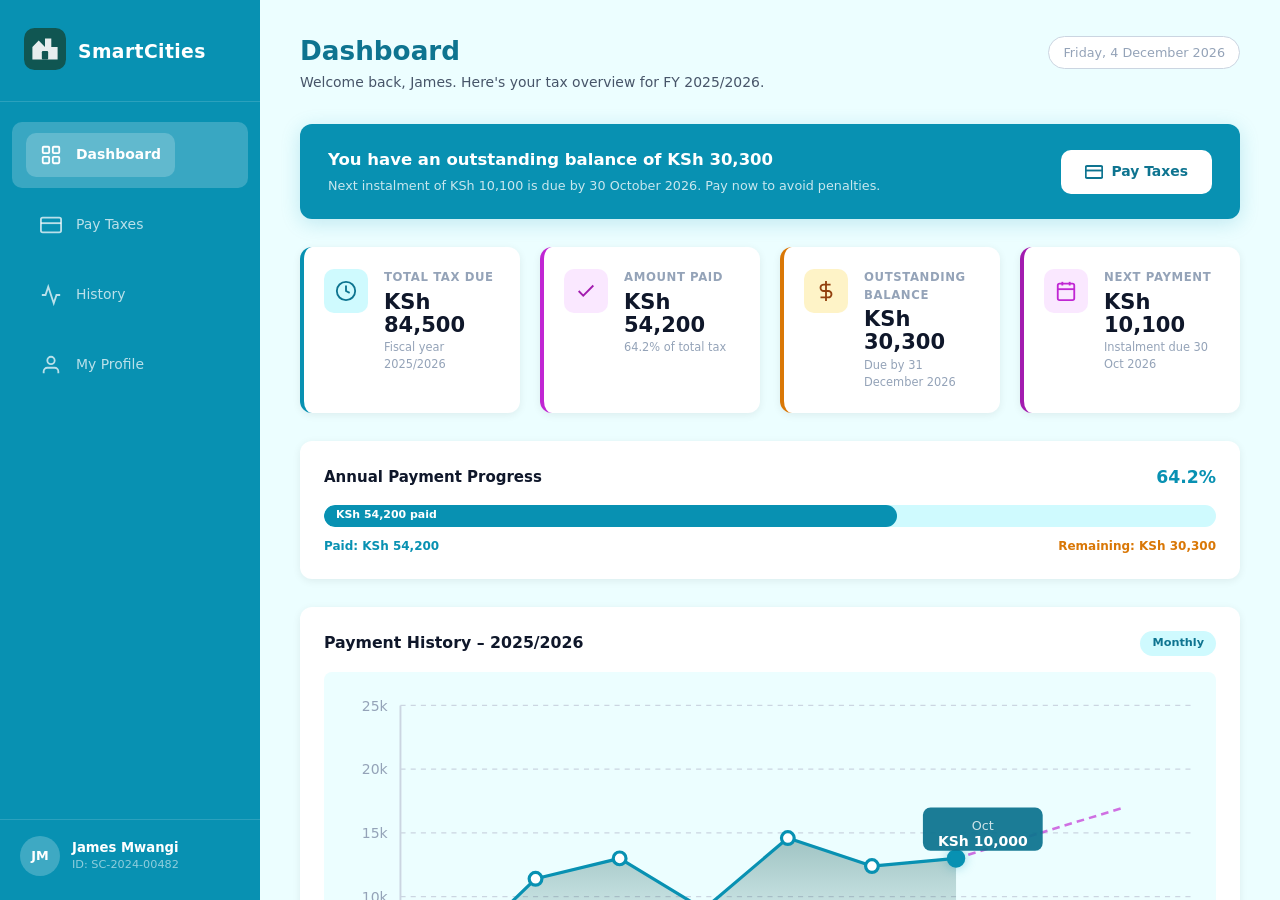
<file: SmartCity/payment/dashboard.html>
<!DOCTYPE html>
<html lang="en">
<head>
  <meta charset="UTF-8" />
  <meta name="viewport" content="width=device-width, initial-scale=1.0" />
  <title>SmartCities – Dashboard</title>
  <link rel="stylesheet" href="style.css" />
</head>
<body>

  <!--  Sidebar -->
  <aside class="sidebar">
    <div class="sidebar__brand">
      <div class="sidebar__logo">
        <svg viewBox="0 0 40 40" fill="none" xmlns="http://www.w3.org/2000/svg" aria-hidden="true">
          <rect width="40" height="40" rx="10" fill="#105652"/>
          <path d="M8 30 L8 18 L14 12 L20 18 L20 10 L26 10 L26 18 L32 18 L32 30 Z" fill="#fff" opacity="0.9"/>
          <rect x="17" y="22" width="6" height="8" rx="1" fill="#105652"/>
        </svg>
      </div>
      <span class="sidebar__title">SmartCities</span>
    </div>

    <nav class="sidebar__nav" aria-label="Main navigation">
      <ul>
        <li class="nav-item active" data-page="dashboard">
          <a class="nav-item" href="dashboard.html" data-page="dashboard">
            <span class="nav-icon">
              <svg viewBox="0 0 24 24" fill="none" stroke="currentColor" stroke-width="2" aria-hidden="true"><rect x="3" y="3" width="7" height="7" rx="1"/><rect x="14" y="3" width="7" height="7" rx="1"/><rect x="3" y="14" width="7" height="7" rx="1"/><rect x="14" y="14" width="7" height="7" rx="1"/></svg>
            </span>
            <span class="nav-label">Dashboard</span>
          </a>
        </li>
        <li class="nav-item" data-page="payments">
          <a class="nav-item" href="payments.html" data-page="payments">
            <span class="nav-icon">
              <svg viewBox="0 0 24 24" fill="none" stroke="currentColor" stroke-width="2" aria-hidden="true"><rect x="1" y="4" width="22" height="16" rx="2"/><line x1="1" y1="10" x2="23" y2="10"/></svg>
            </span>
            <span class="nav-label">Pay Taxes</span>
          </a>
        </li>
        <li class="nav-item" data-page="history">
          <a class="nav-item" href="#" data-page="history">
            <span class="nav-icon">
              <svg viewBox="0 0 24 24" fill="none" stroke="currentColor" stroke-width="2" aria-hidden="true"><polyline points="22 12 18 12 15 21 9 3 6 12 2 12"/></svg>
            </span>
            <span class="nav-label">History</span>
          </a>
        </li>
        <li class="nav-item" data-page="profile">
          <a class="nav-item" href="#" data-page="profile">
            <span class="nav-icon">
              <svg viewBox="0 0 24 24" fill="none" stroke="currentColor" stroke-width="2" aria-hidden="true"><path d="M20 21v-2a4 4 0 0 0-4-4H8a4 4 0 0 0-4 4v2"/><circle cx="12" cy="7" r="4"/></svg>
            </span>
            <span class="nav-label">My Profile</span>
          </a>
        </li>
      </ul>
    </nav>

    <div class="sidebar__user">
      <div class="user-avatar" aria-hidden="true">JM</div>
      <div class="user-info">
        <span class="user-name">James Mwangi</span>
        <span class="user-id">ID: SC-2024-00482</span>
      </div>
    </div>
  </aside>

  
  <main class="main">

    <header class="page-header">
      <div>
        <h1 class="page-title">Dashboard</h1>
        <p class="page-sub">Welcome back, James. Here's your tax overview for FY 2025/2026.</p>
      </div>
      <div class="header-date" id="live-date">Thursday, 8 October 2026</div>
    </header>

    <!-- Balance Banner -->
    <div class="Balance-banner">
      <div class="Balance-banner__text">
        <p class="Balance-title">You have an outstanding balance of KSh 30,300</p>
        <p class="Balance-sub">Next instalment of KSh 10,100 is due by 30 October 2026. Pay now to avoid penalties.</p>
      </div>
      <a href="payments.html" class="Balance-btn">
        <svg viewBox="0 0 24 24" fill="none" stroke="currentColor" stroke-width="2.5" aria-hidden="true"><rect x="1" y="4" width="22" height="16" rx="2"/><line x1="1" y1="10" x2="23" y2="10"/></svg>
        Pay Taxes
      </a>
    </div>

    <!-- Summary Cards -->
    <div class="cards-grid">
      <div class="summary-card">
        <div class="summary-card__icon" aria-hidden="true">
          <svg viewBox="0 0 24 24" fill="none" stroke="currentColor" stroke-width="2"><circle cx="12" cy="12" r="10"/><polyline points="12 6 12 12 16 14"/></svg>
        </div>
        <div class="summary-card__body">
          <span class="summary-card__label">Total Tax Due</span>
          <span class="summary-card__value">KSh 84,500</span>
          <span class="summary-card__sub">Fiscal year 2025/2026</span>
        </div>
      </div>

      <div class="summary-card summary-card--paid">
        <div class="summary-card__icon" aria-hidden="true">
          <svg viewBox="0 0 24 24" fill="none" stroke="currentColor" stroke-width="2"><polyline points="20 6 9 17 4 12"/></svg>
        </div>
        <div class="summary-card__body">
          <span class="summary-card__label">Amount Paid</span>
          <span class="summary-card__value">KSh 54,200</span>
          <span class="summary-card__sub">64.2% of total tax</span>
        </div>
      </div>

      <div class="summary-card summary-card--balance">
        <div class="summary-card__icon" aria-hidden="true">
          <svg viewBox="0 0 24 24" fill="none" stroke="currentColor" stroke-width="2"><line x1="12" y1="1" x2="12" y2="23"/><path d="M17 5H9.5a3.5 3.5 0 0 0 0 7h5a3.5 3.5 0 0 1 0 7H6"/></svg>
        </div>
        <div class="summary-card__body">
          <span class="summary-card__label">Outstanding Balance</span>
          <span class="summary-card__value">KSh 30,300</span>
          <span class="summary-card__sub">Due by 31 December 2026</span>
        </div>
      </div>

      <div class="summary-card summary-card--next">
        <div class="summary-card__icon" aria-hidden="true">
          <svg viewBox="0 0 24 24" fill="none" stroke="currentColor" stroke-width="2"><rect x="3" y="4" width="18" height="18" rx="2"/><line x1="16" y1="2" x2="16" y2="6"/><line x1="8" y1="2" x2="8" y2="6"/><line x1="3" y1="10" x2="21" y2="10"/></svg>
        </div>
        <div class="summary-card__body">
          <span class="summary-card__label">Next Payment</span>
          <span class="summary-card__value">KSh 10,100</span>
          <span class="summary-card__sub">Instalment due 30 Oct 2026</span>
        </div>
      </div>
    </div>

    <!-- Progress Bar -->
    <div class="progress-section">
      <div class="progress-section__header">
        <span class="progress-section__title">Annual Payment Progress</span>
        <span class="progress-section__pct">64.2%</span>
      </div>
      <div class="progress-bar-track" role="progressbar" aria-valuenow="64" aria-valuemin="0" aria-valuemax="100" aria-label="64.2% of taxes paid">
        <div class="progress-bar-fill" style="width: 64.2%">
          <span class="progress-bar-label">KSh 54,200 paid</span>
        </div>
      </div>
      <div class="progress-bar-legend">
        <span class="legend-paid">Paid: KSh 54,200</span>
        <span class="legend-remaining">Remaining: KSh 30,300</span>
      </div>
    </div>

    <!-- Line Graph -->
    <div class="chart-card">
      <div class="chart-card__header">
        <h2 class="chart-card__title">Payment History – 2025/2026</h2>
        <span class="chart-card__badge">Monthly</span>
      </div>
      <div class="chart-wrapper" aria-label="Line graph of monthly tax payments">
        <svg class="line-chart" viewBox="0 0 700 260" preserveAspectRatio="xMidYMid meet" aria-hidden="true">
          <line x1="60" y1="20"  x2="680" y2="20"  class="grid-line"/>
          <line x1="60" y1="70"  x2="680" y2="70"  class="grid-line"/>
          <line x1="60" y1="120" x2="680" y2="120" class="grid-line"/>
          <line x1="60" y1="170" x2="680" y2="170" class="grid-line"/>
          <line x1="60" y1="220" x2="680" y2="220" class="grid-line"/>

          <text x="50" y="24"  class="axis-label" text-anchor="end">25k</text>
          <text x="50" y="74"  class="axis-label" text-anchor="end">20k</text>
          <text x="50" y="124" class="axis-label" text-anchor="end">15k</text>
          <text x="50" y="174" class="axis-label" text-anchor="end">10k</text>
          <text x="50" y="224" class="axis-label" text-anchor="end">5k</text>

          <text x="100" y="248" class="axis-label" text-anchor="middle">Apr</text>
          <text x="166" y="248" class="axis-label" text-anchor="middle">May</text>
          <text x="232" y="248" class="axis-label" text-anchor="middle">Jun</text>
          <text x="298" y="248" class="axis-label" text-anchor="middle">Jul</text>
          <text x="364" y="248" class="axis-label" text-anchor="middle">Aug</text>
          <text x="430" y="248" class="axis-label" text-anchor="middle">Sep</text>
          <text x="496" y="248" class="axis-label" text-anchor="middle">Oct</text>
          <text x="562" y="248" class="axis-label" text-anchor="middle">Nov</text>
          <text x="628" y="248" class="axis-label" text-anchor="middle">Dec</text>

          <line x1="60" y1="20" x2="60" y2="220" class="axis-line"/>
          <line x1="60" y1="220" x2="680" y2="220" class="axis-line"/>

          <defs>
            <linearGradient id="areaGrad" x1="0" y1="0" x2="0" y2="1">
              <stop offset="0%" stop-color="#105652" stop-opacity="0.35"/>
              <stop offset="100%" stop-color="#105652" stop-opacity="0.02"/>
            </linearGradient>
          </defs>

          <polygon points="100,220 166,156 232,140 298,180 364,124 430,146 496,140 496,220" fill="url(#areaGrad)"/>
          <polyline points="100,220 166,156 232,140 298,180 364,124 430,146 496,140" class="chart-line"/>
          <line x1="496" y1="140" x2="562" y2="120" class="chart-line-projected"/>
          <line x1="562" y1="120" x2="628" y2="100" class="chart-line-projected"/>

          <circle cx="100" cy="220" r="5" class="chart-dot chart-dot--zero"/>
          <circle cx="166" cy="156" r="5" class="chart-dot"/>
          <circle cx="232" cy="140" r="5" class="chart-dot"/>
          <circle cx="298" cy="180" r="5" class="chart-dot"/>
          <circle cx="364" cy="124" r="5" class="chart-dot"/>
          <circle cx="430" cy="146" r="5" class="chart-dot"/>
          <circle cx="496" cy="140" r="6" class="chart-dot chart-dot--active"/>

          <rect x="470" y="100" width="94" height="34" rx="6" class="tooltip-bg"/>
          <text x="517" y="118" class="tooltip-text" text-anchor="middle">Oct</text>
          <text x="517" y="130" class="tooltip-value" text-anchor="middle">KSh 10,000</text>
        </svg>
      </div>
      <div class="chart-legend">
        <span class="legend-item"><span class="legend-dot"></span> Paid months</span>
        <span class="legend-item"><span class="legend-dash"></span> Projected</span>
      </div>
    </div>

    <!-- Tax Breakdown Table -->
    <div class="breakdown-card">
      <h2 class="breakdown-card__title">Tax Breakdown by Category</h2>
      <div style="overflow-x:auto;">
        <table class="breakdown-table" aria-label="Tax category breakdown">
          <thead>
            <tr>
              <th scope="col">Category</th>
              <th scope="col">Annual Due</th>
              <th scope="col">Paid</th>
              <th scope="col">Balance</th>
              <th scope="col">Status</th>
              <th scope="col">Action</th>
            </tr>
          </thead>
          <tbody>
            <tr>
              <td>Property Tax</td>
              <td>KSh 40,000</td>
              <td>KSh 30,000</td>
              <td>KSh 10,000</td>
              <td><span class="status status--partial">Partial</span></td>
              <td><a href="payments.html" class="btn-ghost" style="padding:4px 12px;height:auto;font-size:.78rem;">Pay</a></td>
            </tr>
            <tr>
              <td>Business Licence</td>
              <td>KSh 20,000</td>
              <td>KSh 16,200</td>
              <td>KSh 3,800</td>
              <td><span class="status status--partial">Partial</span></td>
              <td><a href="payments.html" class="btn-ghost" style="padding:4px 12px;height:auto;font-size:.78rem;">Pay</a></td>
            </tr>
            <tr>
              <td>Land Rate</td>
              <td>KSh 14,500</td>
              <td>KSh 8,000</td>
              <td>KSh 6,500</td>
              <td><span class="status status--partial">Partial</span></td>
              <td><a href="payments.html" class="btn-ghost" style="padding:4px 12px;height:auto;font-size:.78rem;">Pay</a></td>
            </tr>
            <tr>
              <td>Parking Levy</td>
              <td>KSh 10,000</td>
              <td>KSh 0</td>
              <td>KSh 10,000</td>
              <td><span class="status status--unpaid">Unpaid</span></td>
              <td><a href="payments.html" class="btn-ghost" style="padding:4px 12px;height:auto;font-size:.78rem;">Pay</a></td>
            </tr>
            <tr>
              <td>Trade Fee</td>
              <td>KSh 0</td>
              <td>KSh 0</td>
              <td>KSh 0</td>
              <td><span class="status status--clear">Clear</span></td>
              <td>—</td>
            </tr>
          </tbody>
        </table>
      </div>
    </div>

    <!-- Recent Payments -->
    <div class="history-table-wrap" style="margin-top:28px;">
      <div style="padding:16px 20px 0;display:flex;align-items:center;justify-content:space-between;flex-wrap:wrap;gap:8px;">
        <h2 style="font-size:1.05rem;font-weight:700;color:var(--text);">Recent Payments</h2>
        <a href="#" style="font-size:.82rem;color:var(--teal);font-weight:600;">View all →</a>
      </div>
      <table class="history-table" aria-label="Recent payment history">
        <thead>
          <tr>
            <th scope="col">Date</th>
            <th scope="col">Receipt No.</th>
            <th scope="col">Category</th>
            <th scope="col">Method</th>
            <th scope="col">Amount</th>
            <th scope="col">Status</th>
          </tr>
        </thead>
        <tbody>
          <tr>
            <td>08 Sep 2026</td>
            <td>RCP-20260908-001</td>
            <td>Property Tax</td>
            <td><span class="pill pill--visa">Visa</span></td>
            <td>KSh 9,200</td>
            <td><span class="status status--clear">Confirmed</span></td>
          </tr>
          <tr>
            <td>10 Aug 2026</td>
            <td>RCP-20260810-001</td>
            <td>Property Tax</td>
            <td><span class="pill pill--mpesa">M-Pesa</span></td>
            <td>KSh 12,000</td>
            <td><span class="status status--clear">Confirmed</span></td>
          </tr>
          <tr>
            <td>05 Jul 2026</td>
            <td>RCP-20260705-001</td>
            <td>Business Licence</td>
            <td><span class="pill pill--bank">Bank</span></td>
            <td>KSh 5,000</td>
            <td><span class="status status--clear">Confirmed</span></td>
          </tr>
        </tbody>
      </table>
    </div>

  </main>

  <script src="script.js"></script>
  <script>
    // Live date
    (function () {
      var el = document.getElementById('live-date');
      if (!el) return;
      var d = new Date();
      var days   = ['Sunday','Monday','Tuesday','Wednesday','Thursday','Friday','Saturday'];
      var months = ['January','February','March','April','May','June','July','August','September','October','November','December'];
      el.textContent = days[d.getDay()] + ', ' + d.getDate() + ' ' + months[d.getMonth()] + ' ' + d.getFullYear();
    })();
  </script>
</body>
</html>
</file>
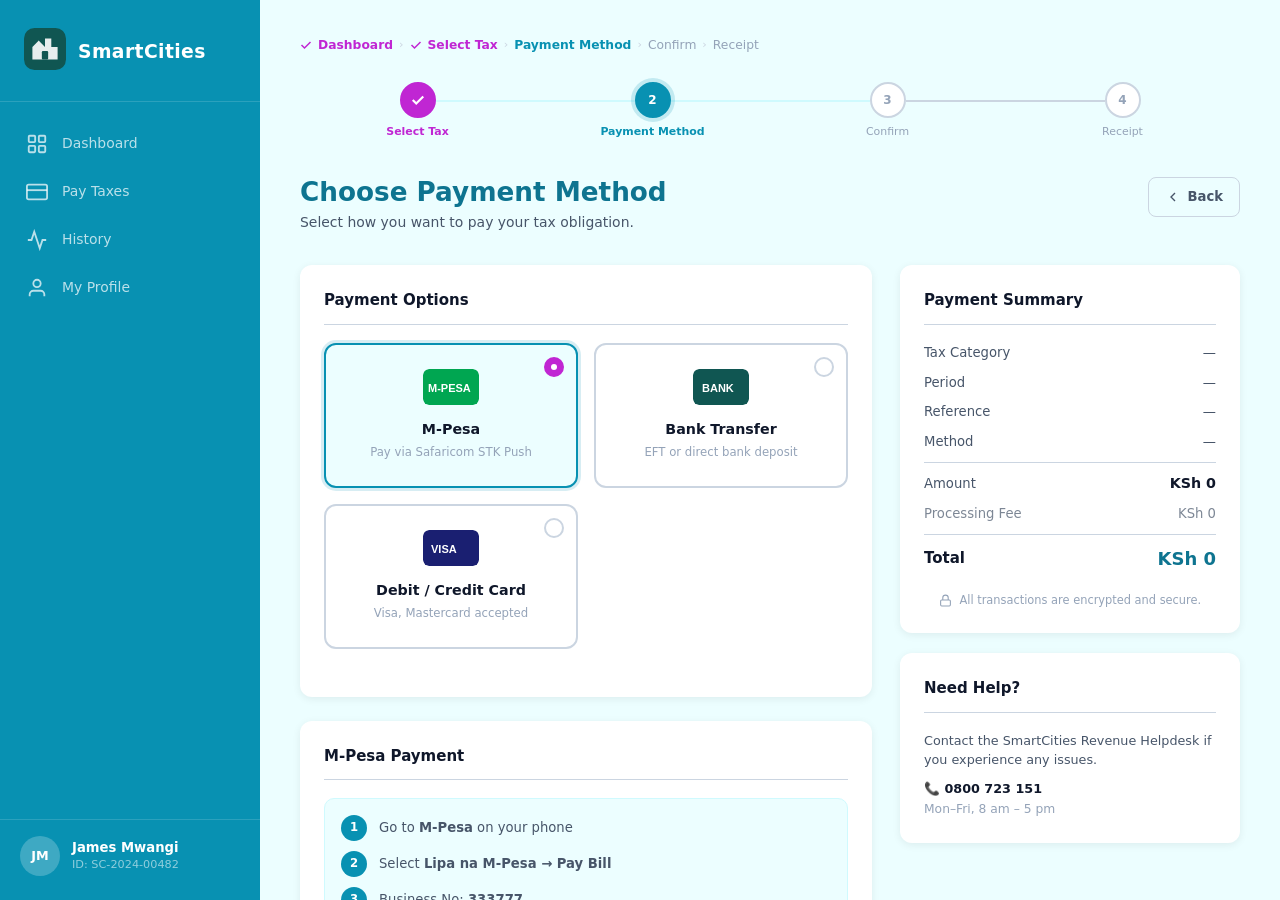
<file: SmartCity/payment/payment-method.html>
<!DOCTYPE html>
<html lang="en">
<head>
  <meta charset="UTF-8" />
  <meta name="viewport" content="width=device-width, initial-scale=1.0" />
  <title>SmartCities – Payment Method</title>
  <link rel="stylesheet" href="style.css" />
</head>
<body>

  <!--Sidebar -->
  <aside class="sidebar">
    <div class="sidebar__brand">
      <div class="sidebar__logo">
        <svg viewBox="0 0 40 40" fill="none" xmlns="http://www.w3.org/2000/svg" aria-hidden="true">
          <rect width="40" height="40" rx="10" fill="#105652"/>
          <path d="M8 30 L8 18 L14 12 L20 18 L20 10 L26 10 L26 18 L32 18 L32 30 Z" fill="#fff" opacity="0.9"/>
          <rect x="17" y="22" width="6" height="8" rx="1" fill="#105652"/>
        </svg>
      </div>
      <span class="sidebar__title">SmartCities</span>
    </div>

    <nav class="sidebar__nav" aria-label="Main navigation">
      <ul>
        <li>
          <a class="nav-item" href="dashboard.html" data-page="dashboard">
            <span class="nav-icon">
              <svg viewBox="0 0 24 24" fill="none" stroke="currentColor" stroke-width="2" aria-hidden="true"><rect x="3" y="3" width="7" height="7" rx="1"/><rect x="14" y="3" width="7" height="7" rx="1"/><rect x="3" y="14" width="7" height="7" rx="1"/><rect x="14" y="14" width="7" height="7" rx="1"/></svg>
            </span>
            <span class="nav-label">Dashboard</span>
          </a>
        </li>
        <li>
          <a class="nav-item active" href="payments.html" data-page="payments">
            <span class="nav-icon">
              <svg viewBox="0 0 24 24" fill="none" stroke="currentColor" stroke-width="2" aria-hidden="true"><rect x="1" y="4" width="22" height="16" rx="2"/><line x1="1" y1="10" x2="23" y2="10"/></svg>
            </span>
            <span class="nav-label">Pay Taxes</span>
          </a>
        </li>
        <li>
          <a class="nav-item" href="#" data-page="history">
            <span class="nav-icon">
              <svg viewBox="0 0 24 24" fill="none" stroke="currentColor" stroke-width="2" aria-hidden="true"><polyline points="22 12 18 12 15 21 9 3 6 12 2 12"/></svg>
            </span>
            <span class="nav-label">History</span>
          </a>
        </li>
        <li>
          <a class="nav-item" href="#" data-page="profile">
            <span class="nav-icon">
              <svg viewBox="0 0 24 24" fill="none" stroke="currentColor" stroke-width="2" aria-hidden="true"><path d="M20 21v-2a4 4 0 0 0-4-4H8a4 4 0 0 0-4 4v2"/><circle cx="12" cy="7" r="4"/></svg>
            </span>
            <span class="nav-label">My Profile</span>
          </a>
        </li>
      </ul>
    </nav>

    <div class="sidebar__user">
      <div class="user-avatar" aria-hidden="true">JM</div>
      <div class="user-info">
        <span class="user-name">James Mwangi</span>
        <span class="user-id">ID: SC-2024-00482</span>
      </div>
    </div>
  </aside>

  <!--Main-->
  <main class="main">

    <!-- flow -->
    <nav class="flow" aria-label="Payment flow">
      <span class="flow__item done">
        <svg viewBox="0 0 16 16" fill="none" stroke="currentColor" stroke-width="2" style="width:12px;height:12px;" aria-hidden="true"><polyline points="2 8 6 12 14 4"/></svg>
        Dashboard
      </span>
      <span class="flow__sep">›</span>
      <span class="flow__item done">
        <svg viewBox="0 0 16 16" fill="none" stroke="currentColor" stroke-width="2" style="width:12px;height:12px;" aria-hidden="true"><polyline points="2 8 6 12 14 4"/></svg>
        Select Tax
      </span>
      <span class="flow__sep">›</span>
      <span class="flow__item active">Payment Method</span>
      <span class="flow__sep">›</span>
      <span class="flow__item">Confirm</span>
      <span class="flow__sep">›</span>
      <span class="flow__item">Receipt</span>
    </nav>

    <!-- Step bar -->
    <div class="step-bar" aria-label="Progress steps">
      <div class="step-bar__item done">
        <div class="step-bar__dot">
          <svg viewBox="0 0 16 16" fill="none" stroke="currentColor" stroke-width="2.5" style="width:14px;height:14px;" aria-hidden="true"><polyline points="2 8 6 12 14 4"/></svg>
        </div>
        <span class="step-bar__label">Select Tax</span>
      </div>
      <div class="step-bar__item active">
        <div class="step-bar__dot">2</div>
        <span class="step-bar__label">Payment Method</span>
      </div>
      <div class="step-bar__item">
        <div class="step-bar__dot">3</div>
        <span class="step-bar__label">Confirm</span>
      </div>
      <div class="step-bar__item">
        <div class="step-bar__dot">4</div>
        <span class="step-bar__label">Receipt</span>
      </div>
    </div>

    <header class="page-header">
      <div>
        <h1 class="page-title">Choose Payment Method</h1>
        <p class="page-sub">Select how you want to pay your tax obligation.</p>
      </div>
      <a href="payments.html" class="btn-ghost">
        <svg viewBox="0 0 24 24" fill="none" stroke="currentColor" stroke-width="2" aria-hidden="true"><polyline points="15 18 9 12 15 6"/></svg>
        Back
      </a>
    </header>

    <div class="payment-layout">

      <!-- LEFT: Method selection + detail forms -->
      <div class="payment-form-col">

        <!-- Method cards -->
        <div class="form-card">
          <h2 class="form-card__title">Payment Options</h2>

          <div class="method-cards" role="radiogroup" aria-label="Select payment method">

            <!-- M-Pesa -->
            <label class="method-card" data-method="mpesa">
              <input type="radio" name="pay-method" value="mpesa" />
              <span class="method-card__check" aria-hidden="true"></span>
              <svg viewBox="0 0 56 36" class="method-card__icon" aria-hidden="true">
                <rect width="56" height="36" rx="6" fill="#00a651"/>
                <text x="5" y="23" font-family="Arial" font-size="11" font-weight="bold" fill="#fff">M-PESA</text>
              </svg>
              <div class="method-card__name">M-Pesa</div>
              <div class="method-card__desc">Pay via Safaricom STK Push</div>
            </label>

            <!-- Bank Transfer -->
            <label class="method-card" data-method="bank">
              <input type="radio" name="pay-method" value="bank" />
              <span class="method-card__check" aria-hidden="true"></span>
              <svg viewBox="0 0 56 36" class="method-card__icon" aria-hidden="true">
                <rect width="56" height="36" rx="6" fill="#105652"/>
                <text x="9" y="23" font-family="Arial" font-size="11" font-weight="bold" fill="#fff">BANK</text>
              </svg>
              <div class="method-card__name">Bank Transfer</div>
              <div class="method-card__desc">EFT or direct bank deposit</div>
            </label>

            <!-- Card -->
            <label class="method-card" data-method="card">
              <input type="radio" name="pay-method" value="card" />
              <span class="method-card__check" aria-hidden="true"></span>
              <svg viewBox="0 0 56 36" class="method-card__icon" aria-hidden="true">
                <rect width="56" height="36" rx="6" fill="#1A1F71"/>
                <text x="8" y="23" font-family="Arial" font-size="11" font-weight="bold" fill="#fff">VISA</text>
              </svg>
              <div class="method-card__name">Debit / Credit Card</div>
              <div class="method-card__desc">Visa, Mastercard accepted</div>
            </label>

          </div>
        </div>

        <!--M-Pesa form-->
        <div class="form-card method-form" id="form-mpesa">
          <h2 class="form-card__title">M-Pesa Payment</h2>

          <div class="mpesa-steps" aria-label="M-Pesa instructions">
            <div class="mpesa-step">
              <span class="mpesa-step__num">1</span>
              <span>Go to <strong>M-Pesa</strong> on your phone</span>
            </div>
            <div class="mpesa-step">
              <span class="mpesa-step__num">2</span>
              <span>Select <strong>Lipa na M-Pesa → Pay Bill</strong></span>
            </div>
            <div class="mpesa-step">
              <span class="mpesa-step__num">3</span>
              <span>Business No: <strong>333777</strong></span>
            </div>
            <div class="mpesa-step">
              <span class="mpesa-step__num">4</span>
              <span>Account No: <strong>SC-2024-00482</strong></span>
            </div>
          </div>

          <div class="field-group">
            <label class="field-label" for="mpesa-phone">
              Your M-Pesa Number <span style="color:var(--red)">*</span>
            </label>
            <input class="field-input" type="tel" id="mpesa-phone"
              placeholder="+254 7XX XXX XXX" autocomplete="tel" />
          </div>

          <div class="mpesa-notice">
            Enter your number and click <strong>Proceed to Confirm</strong> — an STK push will be
            sent to your phone before the final confirmation.
          </div>
        </div>

        <!--Bank Transfer form-->
        <div class="form-card method-form" id="form-bank">
          <h2 class="form-card__title">Bank Transfer Details</h2>

          <div class="bank-details" aria-label="County bank account details">
            <div class="bank-detail-row">
              <span class="bank-detail-row__label">Bank Name</span>
              <span class="bank-detail-row__value">Nairobi City County Bank</span>
            </div>
            <div class="bank-detail-row">
              <span class="bank-detail-row__label">Account Name</span>
              <span class="bank-detail-row__value">SmartCities Revenue</span>
            </div>
            <div class="bank-detail-row">
              <span class="bank-detail-row__label">Account Number</span>
              <span class="bank-detail-row__value">0102030405</span>
            </div>
            <div class="bank-detail-row">
              <span class="bank-detail-row__label">Branch</span>
              <span class="bank-detail-row__value">City Hall Branch</span>
            </div>
            <div class="bank-detail-row">
              <span class="bank-detail-row__label">Swift / BIC</span>
              <span class="bank-detail-row__value">NCCBKENA</span>
            </div>
            <div class="bank-detail-row">
              <span class="bank-detail-row__label">Narration / Ref</span>
              <span class="bank-detail-row__value">SC-2024-00482</span>
            </div>
          </div>

          <div class="field-group">
            <label class="field-label" for="bank-ref">
              Your Transfer Reference / Slip No. <span style="color:var(--red)">*</span>
            </label>
            <input class="field-input" type="text" id="bank-ref"
              placeholder="e.g. TXN-20261008-00123" />
          </div>
        </div>

        <!--Card form-->
        <div class="form-card method-form" id="form-card">
          <h2 class="form-card__title">Card Details</h2>

          <!-- Visual card preview -->
          <div class="card-preview" aria-label="Card visual preview" role="img">
            <div class="card-preview__top">
              <span class="card-preview__bank">SmartCities Portal</span>
              <svg viewBox="0 0 46 28" class="card-preview__logo" aria-hidden="true">
                <rect width="46" height="28" rx="4" fill="rgba(255,255,255,0.15)"/>
                <text x="5" y="20" font-family="Arial" font-size="12" font-weight="bold" fill="#fff">VISA</text>
              </svg>
            </div>
            <div class="card-preview__chip" aria-hidden="true"></div>
            <div class="card-preview__number" id="preview-number">**** **** **** ****</div>
            <div class="card-preview__footer">
              <span class="card-preview__name" id="preview-name">CARDHOLDER NAME</span>
              <span class="card-preview__expiry" id="preview-expiry">MM/YY</span>
            </div>
          </div>

          <div class="field-group">
            <label class="field-label" for="card-name">Cardholder Name <span style="color:var(--red)">*</span></label>
            <input class="field-input" type="text" id="card-name"
              placeholder="As it appears on the card" autocomplete="cc-name" />
          </div>

          <div class="field-group">
            <label class="field-label" for="card-number">Card Number <span style="color:var(--red)">*</span></label>
            <input class="field-input" type="text" id="card-number"
              placeholder="**** **** **** ****" maxlength="19"
              autocomplete="cc-number" inputmode="numeric" />
          </div>

          <div class="field-row">
            <div class="field-group">
              <label class="field-label" for="card-expiry">Expiry Date <span style="color:var(--red)">*</span></label>
              <input class="field-input" type="text" id="card-expiry"
                placeholder="MM/YY" maxlength="5"
                autocomplete="cc-exp" inputmode="numeric" />
            </div>
            <div class="field-group">
              <label class="field-label" for="card-cvv">CVV <span style="color:var(--red)">*</span></label>
              <input class="field-input" type="password" id="card-cvv"
                placeholder="•••" maxlength="4"
                autocomplete="cc-csc" inputmode="numeric" />
            </div>
          </div>
        </div>

        <!-- Proceed button -->
        <button id="proceed-confirm-btn" class="pay-btn" type="button">
          <svg viewBox="0 0 24 24" fill="none" stroke="currentColor" stroke-width="2"
            class="pay-btn__icon" aria-hidden="true">
            <polyline points="9 18 15 12 9 6"/>
          </svg>
          Proceed to Confirm
        </button>

      </div>

      <!-- RIGHT: Order summary -->
      <div class="payment-summary-col">
        <div class="order-summary">
          <h2 class="order-summary__title">Payment Summary</h2>
          <div class="order-summary__body">
            <div class="order-row">
              <span>Tax Category</span>
              <span id="sum-taxtype">—</span>
            </div>
            <div class="order-row">
              <span>Period</span>
              <span id="sum-period">—</span>
            </div>
            <div class="order-row">
              <span>Reference</span>
              <span id="sum-ref">—</span>
            </div>
            <div class="order-row">
              <span>Method</span>
              <span id="sum-method">—</span>
            </div>
            <hr class="order-divider" />
            <div class="order-row order-row--amount">
              <span>Amount</span>
              <span class="order-amount" id="sum-amount">—</span>
            </div>
            <div class="order-row order-row--fee">
              <span>Processing Fee</span>
              <span>KSh 0</span>
            </div>
            <hr class="order-divider" />
            <div class="order-row order-row--total">
              <span>Total</span>
              <span class="order-total" id="sum-total">—</span>
            </div>
          </div>
          <p class="secure-note">
            <svg viewBox="0 0 24 24" fill="none" stroke="currentColor" stroke-width="2"
              style="width:13px;height:13px;vertical-align:middle;margin-right:4px;" aria-hidden="true">
              <rect x="3" y="11" width="18" height="11" rx="2"/>
              <path d="M7 11V7a5 5 0 0 1 10 0v4"/>
            </svg>
            All transactions are encrypted and secure.
          </p>
        </div>

        <!-- Help card -->
        <div class="form-card" style="margin-bottom:0;">
          <h2 class="form-card__title">Need Help?</h2>
          <p style="font-size:.85rem;color:var(--text-mid);margin-bottom:10px;">
            Contact the SmartCities Revenue Helpdesk if you experience any issues.
          </p>
          <p style="font-size:.85rem;font-weight:700;color:var(--teal);">📞 0800 723 151</p>
          <p style="font-size:.82rem;color:var(--text-light);margin-top:2px;">Mon–Fri, 8 am – 5 pm</p>
        </div>
      </div>

    </div><!-- payment-layout -->

  </main>

  <script src="script.js"></script>
  <script>
    // Live card preview updates
    document.addEventListener('DOMContentLoaded', function () {
      var cardName   = document.getElementById('card-name');
      var cardNumber = document.getElementById('card-number');
      var cardExpiry = document.getElementById('card-expiry');

      var prevName   = document.getElementById('preview-name');
      var prevNumber = document.getElementById('preview-number');
      var prevExpiry = document.getElementById('preview-expiry');

      if (cardName && prevName) {
        cardName.addEventListener('input', function () {
          prevName.textContent = cardName.value.toUpperCase() || 'CARDHOLDER NAME';
        });
      }
      if (cardNumber && prevNumber) {
        cardNumber.addEventListener('input', function () {
          var v = cardNumber.value.replace(/\s/g, '');
          var masked = v.replace(/\d(?=\d{4})/g, '*');
          var spaced = masked.match(/.{1,4}/g);
          prevNumber.textContent = spaced ? spaced.join(' ') : '**** **** **** ****';
        });
      }
      if (cardExpiry && prevExpiry) {
        cardExpiry.addEventListener('input', function () {
          prevExpiry.textContent = cardExpiry.value || 'MM/YY';
        });
      }

      // Update method label in summary when a card is selected
      var methodCards = document.querySelectorAll('.method-card');
      var sumMethod   = document.getElementById('sum-method');
      methodCards.forEach(function (card) {
        card.addEventListener('click', function () {
          if (sumMethod) {
            var nameEl = card.querySelector('.method-card__name');
            sumMethod.textContent = nameEl ? nameEl.textContent : '—';
          }
        });
      });
    });
  </script>
</body>
</html>
</file>
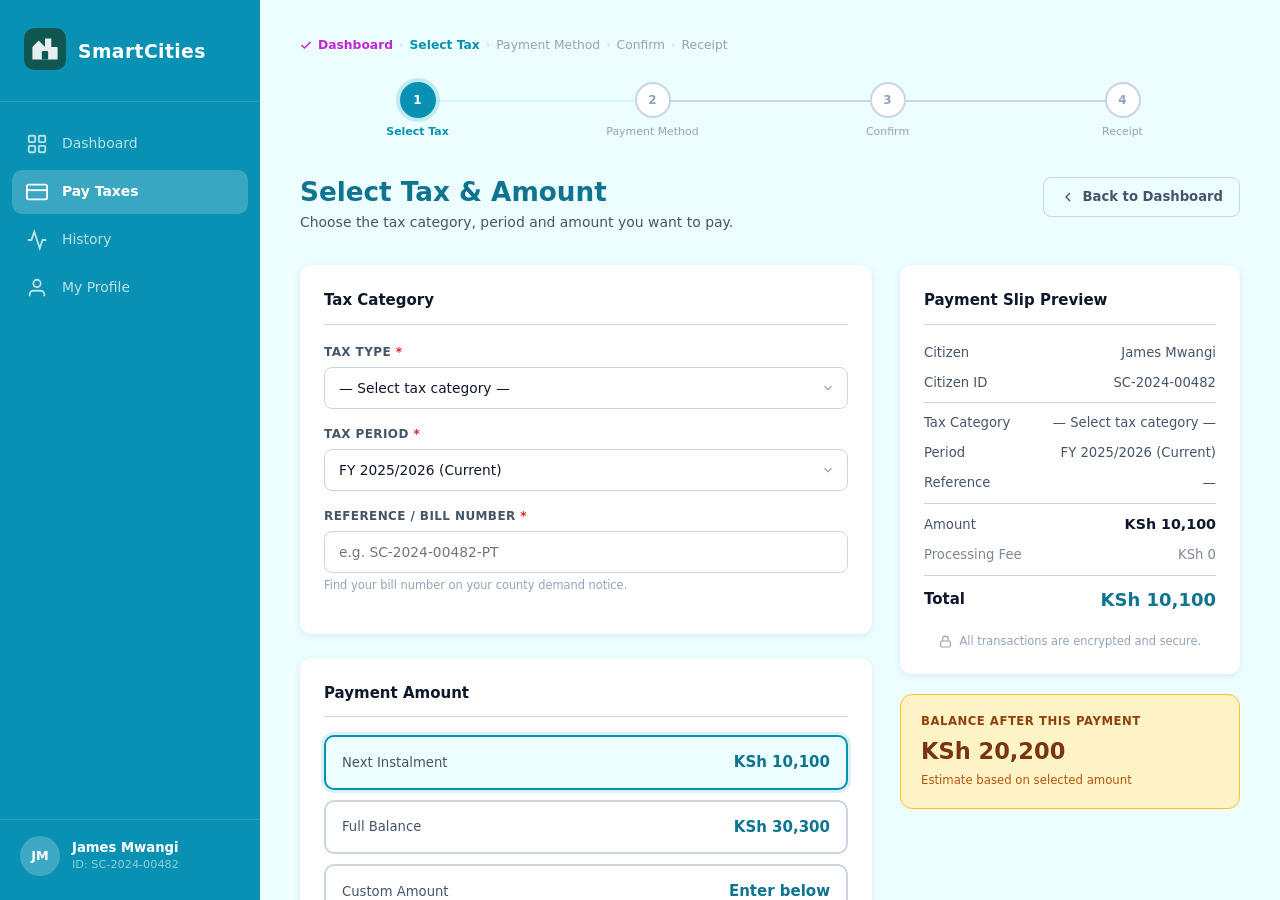
<file: SmartCity/payment/payments.html>
<!DOCTYPE html>
<html lang="en">
<head>
  <meta charset="UTF-8" />
  <meta name="viewport" content="width=device-width, initial-scale=1.0" />
  <title>SmartCities – Pay Taxes</title>
  <link rel="stylesheet" href="style.css" />
</head>
<body>

  <!--Sidebar-->
  <aside class="sidebar">
    <div class="sidebar__brand">
      <div class="sidebar__logo">
        <svg viewBox="0 0 40 40" fill="none" xmlns="http://www.w3.org/2000/svg" aria-hidden="true">
          <rect width="40" height="40" rx="10" fill="#105652"/>
          <path d="M8 30 L8 18 L14 12 L20 18 L20 10 L26 10 L26 18 L32 18 L32 30 Z" fill="#fff" opacity="0.9"/>
          <rect x="17" y="22" width="6" height="8" rx="1" fill="#105652"/>
        </svg>
      </div>
      <span class="sidebar__title">SmartCities</span>
    </div>

    <nav class="sidebar__nav" aria-label="Main navigation">
      <ul>
        <li>
          <a class="nav-item" href="dashboard.html" data-page="dashboard">
            <span class="nav-icon">
              <svg viewBox="0 0 24 24" fill="none" stroke="currentColor" stroke-width="2" aria-hidden="true"><rect x="3" y="3" width="7" height="7" rx="1"/><rect x="14" y="3" width="7" height="7" rx="1"/><rect x="3" y="14" width="7" height="7" rx="1"/><rect x="14" y="14" width="7" height="7" rx="1"/></svg>
            </span>
            <span class="nav-label">Dashboard</span>
          </a>
        </li>
        <li>
          <a class="nav-item active" href="payments.html" data-page="payments">
            <span class="nav-icon">
              <svg viewBox="0 0 24 24" fill="none" stroke="currentColor" stroke-width="2" aria-hidden="true"><rect x="1" y="4" width="22" height="16" rx="2"/><line x1="1" y1="10" x2="23" y2="10"/></svg>
            </span>
            <span class="nav-label">Pay Taxes</span>
          </a>
        </li>
        <li>
          <a class="nav-item" href="#" data-page="history">
            <span class="nav-icon">
              <svg viewBox="0 0 24 24" fill="none" stroke="currentColor" stroke-width="2" aria-hidden="true"><polyline points="22 12 18 12 15 21 9 3 6 12 2 12"/></svg>
            </span>
            <span class="nav-label">History</span>
          </a>
        </li>
        <li>
          <a class="nav-item" href="#" data-page="profile">
            <span class="nav-icon">
              <svg viewBox="0 0 24 24" fill="none" stroke="currentColor" stroke-width="2" aria-hidden="true"><path d="M20 21v-2a4 4 0 0 0-4-4H8a4 4 0 0 0-4 4v2"/><circle cx="12" cy="7" r="4"/></svg>
            </span>
            <span class="nav-label">My Profile</span>
          </a>
        </li>
      </ul>
    </nav>

    <div class="sidebar__user">
      <div class="user-avatar" aria-hidden="true">JM</div>
      <div class="user-info">
        <span class="user-name">James Mwangi</span>
        <span class="user-id">ID: SC-2024-00482</span>
      </div>
    </div>
  </aside>

 
  <main class="main">

    <!-- flow -->
    <nav class="flow" aria-label="Payment flow">
      <span class="flow__item done">
        <svg viewBox="0 0 16 16" fill="none" stroke="currentColor" stroke-width="2" style="width:12px;height:12px;" aria-hidden="true"><polyline points="2 8 6 12 14 4"/></svg>
        Dashboard
      </span>
      <span class="flow__sep">›</span>
      <span class="flow__item active">Select Tax</span>
      <span class="flow__sep">›</span>
      <span class="flow__item">Payment Method</span>
      <span class="flow__sep">›</span>
      <span class="flow__item">Confirm</span>
      <span class="flow__sep">›</span>
      <span class="flow__item">Receipt</span>
    </nav>

    <!-- Step bar -->
    <div class="step-bar" aria-label="Progress steps">
      <div class="step-bar__item active">
        <div class="step-bar__dot">1</div>
        <span class="step-bar__label">Select Tax</span>
      </div>
      <div class="step-bar__item">
        <div class="step-bar__dot">2</div>
        <span class="step-bar__label">Payment Method</span>
      </div>
      <div class="step-bar__item">
        <div class="step-bar__dot">3</div>
        <span class="step-bar__label">Confirm</span>
      </div>
      <div class="step-bar__item">
        <div class="step-bar__dot">4</div>
        <span class="step-bar__label">Receipt</span>
      </div>
    </div>

    <header class="page-header">
      <div>
        <h1 class="page-title">Select Tax &amp; Amount</h1>
        <p class="page-sub">Choose the tax category, period and amount you want to pay.</p>
      </div>
      <a href="dashboard.html" class="btn-ghost">
        <svg viewBox="0 0 24 24" fill="none" stroke="currentColor" stroke-width="2" aria-hidden="true"><polyline points="15 18 9 12 15 6"/></svg>
        Back to Dashboard
      </a>
    </header>

    <div class="payment-layout">

      <!-- LEFT: Form -->
      <div class="payment-form-col">
        <form id="payments-form" novalidate>

          <!-- Tax Type -->
          <div class="form-card">
            <h2 class="form-card__title">Tax Category</h2>

            <div class="field-group">
              <label class="field-label" for="tax-type">Tax Type <span style="color:var(--red)">*</span></label>
              <select class="field-input field-select" id="tax-type" name="tax-type" required>
                <option value="">— Select tax category —</option>
                <option value="property">Property Tax (Balance: KSh 10,000)</option>
                <option value="business">Business Licence (Balance: KSh 3,800)</option>
                <option value="land">Land Rate (Balance: KSh 6,500)</option>
                <option value="parking">Parking Levy (Balance: KSh 10,000)</option>
              </select>
            </div>

            <div class="field-group">
              <label class="field-label" for="tax-period">Tax Period <span style="color:var(--red)">*</span></label>
              <select class="field-input field-select" id="tax-period" name="tax-period" required>
                <option value="">— Select period —</option>
                <option value="FY 2025/2026" selected>FY 2025/2026 (Current)</option>
                <option value="FY 2024/2025">FY 2024/2025</option>
                <option value="FY 2023/2024">FY 2023/2024</option>
              </select>
            </div>

            <div class="field-group">
              <label class="field-label" for="bill-ref">Reference / Bill Number <span style="color:var(--red)">*</span></label>
              <input class="field-input" type="text" id="bill-ref" name="bill-ref"
                placeholder="e.g. SC-2024-00482-PT" required />
              <p style="font-size:.76rem;color:var(--text-light);margin-top:4px;">
                Find your bill number on your county demand notice.
              </p>
            </div>
          </div>

          <!-- Amount -->
          <div class="form-card">
            <h2 class="form-card__title">Payment Amount</h2>

            <div class="amount-options" role="radiogroup" aria-label="Payment amount options">
              <label class="amount-option">
                <input type="radio" name="amount-preset" value="10100" checked />
                <span class="amount-option__box">
                  <span class="amount-option__label">Next Instalment</span>
                  <span class="amount-option__val">KSh 10,100</span>
                </span>
              </label>
              <label class="amount-option">
                <input type="radio" name="amount-preset" value="30300" />
                <span class="amount-option__box">
                  <span class="amount-option__label">Full Balance</span>
                  <span class="amount-option__val">KSh 30,300</span>
                </span>
              </label>
              <label class="amount-option">
                <input type="radio" name="amount-preset" value="custom" />
                <span class="amount-option__box">
                  <span class="amount-option__label">Custom Amount</span>
                  <span class="amount-option__val">Enter below</span>
                </span>
              </label>
            </div>

            <div class="field-group">
              <label class="field-label" for="custom-amount">
                Amount (KSh) <span style="color:var(--red)">*</span>
              </label>
              <input class="field-input" type="number" id="custom-amount" name="custom-amount"
                placeholder="e.g. 5000" min="100" value="10100" />
              <p id="balance-note" style="font-size:.76rem;color:var(--teal);margin-top:4px;font-weight:600;"></p>
            </div>
          </div>

          <div style="display:flex;gap:12px;flex-wrap:wrap;">
            <!-- form submit handled by SC.initPaymentsForm() in script.js → navigates to payment-method.html -->
            <button type="submit" class="pay-btn" style="flex:1;min-width:200px;">
              <svg viewBox="0 0 24 24" fill="none" stroke="currentColor" stroke-width="2" class="pay-btn__icon" aria-hidden="true"><polyline points="9 18 15 12 9 6"/></svg>
              Continue to Payment Method
            </button>
          </div>

        </form>
      </div>

      <!-- RIGHT: Payment slip preview -->
      <div class="payment-summary-col">
        <div class="order-summary">
          <h2 class="order-summary__title">Payment Slip Preview</h2>
          <div class="order-summary__body">
            <div class="order-row">
              <span>Citizen</span>
              <span>James Mwangi</span>
            </div>
            <div class="order-row">
              <span>Citizen ID</span>
              <span>SC-2024-00482</span>
            </div>
            <hr class="order-divider" />
            <div class="order-row">
              <span>Tax Category</span>
              <span id="slip-taxtype">—</span>
            </div>
            <div class="order-row">
              <span>Period</span>
              <span id="slip-period">—</span>
            </div>
            <div class="order-row">
              <span>Reference</span>
              <span id="slip-ref">—</span>
            </div>
            <hr class="order-divider" />
            <div class="order-row order-row--amount">
              <span>Amount</span>
              <span class="order-amount" id="slip-amount">KSh 10,100</span>
            </div>
            <div class="order-row order-row--fee">
              <span>Processing Fee</span>
              <span>KSh 0</span>
            </div>
            <hr class="order-divider" />
            <div class="order-row order-row--total">
              <span>Total</span>
              <span class="order-total" id="slip-total">KSh 10,100</span>
            </div>
          </div>
          <p class="secure-note">
            <svg viewBox="0 0 24 24" fill="none" stroke="currentColor" stroke-width="2"
              style="width:13px;height:13px;vertical-align:middle;margin-right:4px;" aria-hidden="true">
              <rect x="3" y="11" width="18" height="11" rx="2"/>
              <path d="M7 11V7a5 5 0 0 1 10 0v4"/>
            </svg>
            All transactions are encrypted and secure.
          </p>
        </div>

        <!-- Balance after payment -->
        <div class="after-pay-card">
          <span class="after-pay-card__label">Balance after this payment</span>
          <span class="after-pay-card__value" id="after-pay-balance">KSh 20,200</span>
          <span class="after-pay-card__note">Estimate based on selected amount</span>
        </div>
      </div>

    </div><!-- /payment-layout -->

  </main>

  <script src="script.js"></script>
  <script>
    // Sync slip-total and after-pay whenever amount changes
    document.addEventListener('DOMContentLoaded', function () {
      var amountInput   = document.getElementById('custom-amount');
      var slipTotal     = document.getElementById('slip-total');
      var afterPayEl    = document.getElementById('after-pay-balance');
      var TOTAL_BALANCE = 30300;

      function syncTotal () {
        var v = parseFloat(amountInput.value) || 0;
        if (slipTotal) slipTotal.textContent = 'KSh ' + v.toLocaleString('en-KE');
        if (afterPayEl) {
          var rem = Math.max(0, TOTAL_BALANCE - v);
          afterPayEl.textContent = 'KSh ' + rem.toLocaleString('en-KE');
        }
      }

      if (amountInput) amountInput.addEventListener('input', syncTotal);
      syncTotal();
    });
  </script>
</body>
</html>
</file>
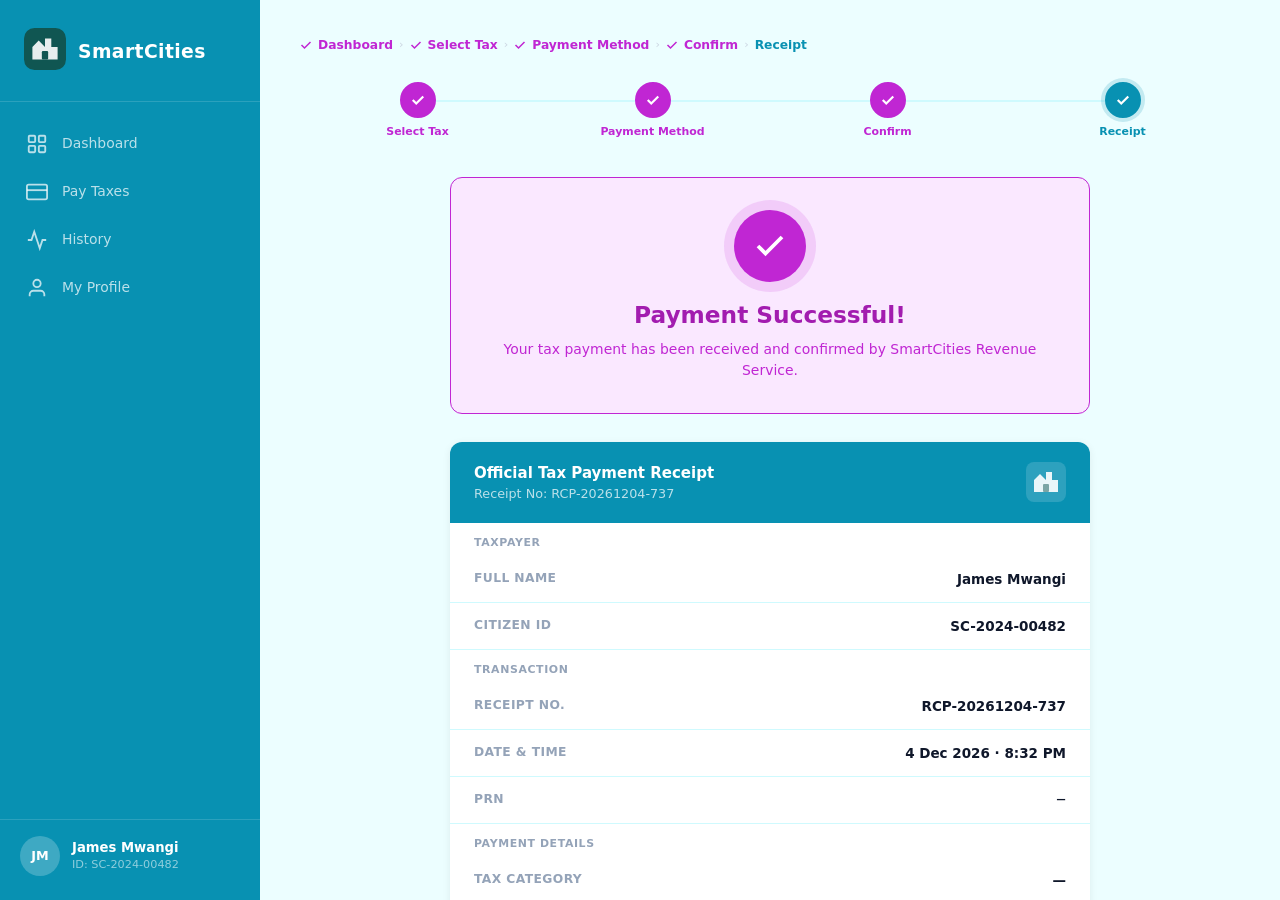
<file: SmartCity/payment/receipt.html>
<!DOCTYPE html>
<html lang="en">
<head>
  <meta charset="UTF-8" />
  <meta name="viewport" content="width=device-width, initial-scale=1.0" />
  <title>SmartCities – Payment Receipt</title>
  <link rel="stylesheet" href="style.css" />
</head>
<body>


  <aside class="sidebar">
    <div class="sidebar__brand">
      <div class="sidebar__logo">
        <svg viewBox="0 0 40 40" fill="none" xmlns="http://www.w3.org/2000/svg" aria-hidden="true">
          <rect width="40" height="40" rx="10" fill="#105652"/>
          <path d="M8 30 L8 18 L14 12 L20 18 L20 10 L26 10 L26 18 L32 18 L32 30 Z" fill="#fff" opacity="0.9"/>
          <rect x="17" y="22" width="6" height="8" rx="1" fill="#105652"/>
        </svg>
      </div>
      <span class="sidebar__title">SmartCities</span>
    </div>

    <nav class="sidebar__nav" aria-label="Main navigation">
      <ul>
        <li>
          <a class="nav-item" href="dashboard.html" data-page="dashboard">
            <span class="nav-icon">
              <svg viewBox="0 0 24 24" fill="none" stroke="currentColor" stroke-width="2" aria-hidden="true"><rect x="3" y="3" width="7" height="7" rx="1"/><rect x="14" y="3" width="7" height="7" rx="1"/><rect x="3" y="14" width="7" height="7" rx="1"/><rect x="14" y="14" width="7" height="7" rx="1"/></svg>
            </span>
            <span class="nav-label">Dashboard</span>
          </a>
        </li>
        <li>
          <a class="nav-item" href="payments.html" data-page="payments">
            <span class="nav-icon">
              <svg viewBox="0 0 24 24" fill="none" stroke="currentColor" stroke-width="2" aria-hidden="true"><rect x="1" y="4" width="22" height="16" rx="2"/><line x1="1" y1="10" x2="23" y2="10"/></svg>
            </span>
            <span class="nav-label">Pay Taxes</span>
          </a>
        </li>
        <li>
          <a class="nav-item" href="#" data-page="history">
            <span class="nav-icon">
              <svg viewBox="0 0 24 24" fill="none" stroke="currentColor" stroke-width="2" aria-hidden="true"><polyline points="22 12 18 12 15 21 9 3 6 12 2 12"/></svg>
            </span>
            <span class="nav-label">History</span>
          </a>
        </li>
        <li>
          <a class="nav-item" href="#" data-page="profile">
            <span class="nav-icon">
              <svg viewBox="0 0 24 24" fill="none" stroke="currentColor" stroke-width="2" aria-hidden="true"><path d="M20 21v-2a4 4 0 0 0-4-4H8a4 4 0 0 0-4 4v2"/><circle cx="12" cy="7" r="4"/></svg>
            </span>
            <span class="nav-label">My Profile</span>
          </a>
        </li>
      </ul>
    </nav>

    <div class="sidebar__user">
      <div class="user-avatar" aria-hidden="true">JM</div>
      <div class="user-info">
        <span class="user-name">James Mwangi</span>
        <span class="user-id">ID: SC-2024-00482</span>
      </div>
    </div>
  </aside>


  <main class="main">

    <!-- flow -->
    <nav class="flow" aria-label="Payment flow">
      <span class="flow__item done">
        <svg viewBox="0 0 16 16" fill="none" stroke="currentColor" stroke-width="2" style="width:12px;height:12px;" aria-hidden="true"><polyline points="2 8 6 12 14 4"/></svg>
        Dashboard
      </span>
      <span class="flow__sep">›</span>
      <span class="flow__item done">
        <svg viewBox="0 0 16 16" fill="none" stroke="currentColor" stroke-width="2" style="width:12px;height:12px;" aria-hidden="true"><polyline points="2 8 6 12 14 4"/></svg>
        Select Tax
      </span>
      <span class="flow__sep">›</span>
      <span class="flow__item done">
        <svg viewBox="0 0 16 16" fill="none" stroke="currentColor" stroke-width="2" style="width:12px;height:12px;" aria-hidden="true"><polyline points="2 8 6 12 14 4"/></svg>
        Payment Method
      </span>
      <span class="flow__sep">›</span>
      <span class="flow__item done">
        <svg viewBox="0 0 16 16" fill="none" stroke="currentColor" stroke-width="2" style="width:12px;height:12px;" aria-hidden="true"><polyline points="2 8 6 12 14 4"/></svg>
        Confirm
      </span>
      <span class="flow__sep">›</span>
      <span class="flow__item active">Receipt</span>
    </nav>

    <!-- Step bar -->
    <div class="step-bar" aria-label="Progress steps">
      <div class="step-bar__item done">
        <div class="step-bar__dot">
          <svg viewBox="0 0 16 16" fill="none" stroke="currentColor" stroke-width="2.5" style="width:14px;height:14px;" aria-hidden="true"><polyline points="2 8 6 12 14 4"/></svg>
        </div>
        <span class="step-bar__label">Select Tax</span>
      </div>
      <div class="step-bar__item done">
        <div class="step-bar__dot">
          <svg viewBox="0 0 16 16" fill="none" stroke="currentColor" stroke-width="2.5" style="width:14px;height:14px;" aria-hidden="true"><polyline points="2 8 6 12 14 4"/></svg>
        </div>
        <span class="step-bar__label">Payment Method</span>
      </div>
      <div class="step-bar__item done">
        <div class="step-bar__dot">
          <svg viewBox="0 0 16 16" fill="none" stroke="currentColor" stroke-width="2.5" style="width:14px;height:14px;" aria-hidden="true"><polyline points="2 8 6 12 14 4"/></svg>
        </div>
        <span class="step-bar__label">Confirm</span>
      </div>
      <div class="step-bar__item active">
        <div class="step-bar__dot">
          <svg viewBox="0 0 16 16" fill="none" stroke="currentColor" stroke-width="2.5" style="width:14px;height:14px;" aria-hidden="true"><polyline points="2 8 6 12 14 4"/></svg>
        </div>
        <span class="step-bar__label">Receipt</span>
      </div>
    </div>

    <!-- Centred receipt wrapper -->
    <div class="receipt-wrapper">

      <!-- Success Banner -->
      <div class="success-banner" role="status" aria-live="polite">
        <div class="success-icon" aria-hidden="true">
          <svg viewBox="0 0 24 24" fill="none" stroke="currentColor" stroke-width="2.5" aria-hidden="true">
            <polyline points="20 6 9 17 4 12"/>
          </svg>
        </div>
        <h1 class="success-title">Payment Successful!</h1>
        <p class="success-sub">Your tax payment has been received and confirmed by SmartCities Revenue Service.</p>
      </div>

      <!-- Receipt Card -->
      <div class="receipt-card" id="receipt-printable">
        <div class="receipt-card__header">
          <div>
            <div class="receipt-card__title">Official Tax Payment Receipt</div>
            <div class="receipt-card__no">Receipt No: <span id="rcp-header-no">—</span></div>
          </div>
          <!-- SmartCities logo (print-friendly) -->
          <svg viewBox="0 0 40 40" fill="none" style="width:40px;height:40px;" aria-hidden="true">
            <rect width="40" height="40" rx="8" fill="rgba(255,255,255,0.15)"/>
            <path d="M8 30 L8 18 L14 12 L20 18 L20 10 L26 10 L26 18 L32 18 L32 30 Z" fill="#fff" opacity="0.9"/>
            <rect x="17" y="22" width="6" height="8" rx="1" fill="rgba(16,86,82,0.5)"/>
          </svg>
        </div>

        <div class="receipt-body">

          <!-- Taxpayer section -->
          <div style="padding:12px 24px 4px;background:var(--teal-bg);">
            <p style="font-size:.73rem;font-weight:700;text-transform:uppercase;letter-spacing:.6px;color:var(--text-light);">Taxpayer</p>
          </div>
          <div class="receipt-row">
            <span class="receipt-row__label">Full Name</span>
            <span class="receipt-row__value" id="rcp-citizen">—</span>
          </div>
          <div class="receipt-row">
            <span class="receipt-row__label">Citizen ID</span>
            <span class="receipt-row__value" id="rcp-citizen-id">—</span>
          </div>

          <!-- Transaction section -->
          <div style="padding:12px 24px 4px;background:var(--teal-bg);">
            <p style="font-size:.73rem;font-weight:700;text-transform:uppercase;letter-spacing:.6px;color:var(--text-light);">Transaction</p>
          </div>
          <div class="receipt-row">
            <span class="receipt-row__label">Receipt No.</span>
            <span class="receipt-row__value" id="rcp-no">—</span>
          </div>
          <div class="receipt-row">
            <span class="receipt-row__label">Date &amp; Time</span>
            <span class="receipt-row__value" id="rcp-date">—</span>
          </div>
          <div class="receipt-row">
            <span class="receipt-row__label">PRN</span>
            <span class="receipt-row__value" id="rcp-prn" style="font-family:'Courier New',monospace;letter-spacing:1px;">—</span>
          </div>

          <!-- Payment section -->
          <div style="padding:12px 24px 4px;background:var(--teal-bg);">
            <p style="font-size:.73rem;font-weight:700;text-transform:uppercase;letter-spacing:.6px;color:var(--text-light);">Payment Details</p>
          </div>
          <div class="receipt-row">
            <span class="receipt-row__label">Tax Category</span>
            <span class="receipt-row__value" id="rcp-taxtype">—</span>
          </div>
          <div class="receipt-row">
            <span class="receipt-row__label">Tax Period</span>
            <span class="receipt-row__value" id="rcp-period">—</span>
          </div>
          <div class="receipt-row">
            <span class="receipt-row__label">Bill Reference</span>
            <span class="receipt-row__value" id="rcp-ref">—</span>
          </div>
          <div class="receipt-row">
            <span class="receipt-row__label">Payment Method</span>
            <span class="receipt-row__value" id="rcp-method">—</span>
          </div>

          <!-- Amounts section -->
          <div style="padding:12px 24px 4px;background:var(--teal-bg);">
            <p style="font-size:.73rem;font-weight:700;text-transform:uppercase;letter-spacing:.6px;color:var(--text-light);">Amounts</p>
          </div>
          <div class="receipt-row">
            <span class="receipt-row__label">Amount Paid</span>
            <span class="receipt-row__value" id="rcp-amount">—</span>
          </div>
          <div class="receipt-row">
            <span class="receipt-row__label">Processing Fee</span>
            <span class="receipt-row__value" id="rcp-fee">KSh 0</span>
          </div>
          <div class="receipt-row receipt-row--total">
            <span class="receipt-row__label">Total Paid</span>
            <span class="receipt-row__value" id="rcp-total">—</span>
          </div>
        </div>

        <!-- Receipt footer -->
        <div style="background:var(--teal-bg);border-top:1px solid var(--teal-light);padding:16px 24px;text-align:center;">
          <p style="font-size:.78rem;color:var(--text-light);">
            This is an official receipt issued by <strong>SmartCities Revenue Service</strong>,
            Nairobi City County Government.<br/>
            For queries call <strong>0800 723 151</strong> or email <strong>revenue@smartcities.go.ke</strong>
          </p>
        </div>
      </div>

      <!-- Action buttons -->
      <div class="receipt-actions">
        <button id="print-btn" class="pay-btn" type="button" style="flex:1;">
          <svg viewBox="0 0 24 24" fill="none" stroke="currentColor" stroke-width="2"
            class="pay-btn__icon" aria-hidden="true">
            <polyline points="6 9 6 2 18 2 18 9"/>
            <path d="M6 18H4a2 2 0 0 1-2-2v-5a2 2 0 0 1 2-2h16a2 2 0 0 1 2 2v5a2 2 0 0 1-2 2h-2"/>
            <rect x="6" y="14" width="12" height="8"/>
          </svg>
          Print Receipt
        </button>

        <button id="download-btn" class="btn-outline" type="button" style="flex:1;">
          <svg viewBox="0 0 24 24" fill="none" stroke="currentColor" stroke-width="2"
            style="width:17px;height:17px;" aria-hidden="true">
            <path d="M21 15v4a2 2 0 0 1-2 2H5a2 2 0 0 1-2-2v-4"/>
            <polyline points="7 10 12 15 17 10"/>
            <line x1="12" y1="15" x2="12" y2="3"/>
          </svg>
          Download (.txt)
        </button>

        <a href="payments.html" class="btn-ghost" style="flex:1;justify-content:center;">
          <svg viewBox="0 0 24 24" fill="none" stroke="currentColor" stroke-width="2"
            style="width:16px;height:16px;" aria-hidden="true">
            <rect x="1" y="4" width="22" height="16" rx="2"/>
            <line x1="1" y1="10" x2="23" y2="10"/>
          </svg>
          Pay Another Tax
        </a>

        <a href="dashboard.html" class="btn-ghost" style="flex:1;justify-content:center;">
          <svg viewBox="0 0 24 24" fill="none" stroke="currentColor" stroke-width="2"
            style="width:16px;height:16px;" aria-hidden="true">
            <rect x="3" y="3" width="7" height="7" rx="1"/>
            <rect x="14" y="3" width="7" height="7" rx="1"/>
            <rect x="3" y="14" width="7" height="7" rx="1"/>
            <rect x="14" y="14" width="7" height="7" rx="1"/>
          </svg>
          Back to Dashboard
        </a>
      </div>

    </div>

  </main>

  <script src="script.js"></script>
</body>
</html>
</file>
<file: SmartCity/dashboard/styles.css>
/* ============================================================
   SMART CITY PORTAL — styles.css
   ============================================================ */

/* ---------- Reset & Base ---------- */
*, *::before, *::after { box-sizing: border-box; margin: 0; padding: 0; }

:root {
  --primary:      #1d4ed8;
  --primary-dark: #1e3a8a;
  --primary-light:#dbeafe;
  --accent:       #0ea5e9;
  --success:      #10b981;
  --warning:      #f59e0b;
  --danger:       #ef4444;
  --text:         #1e293b;
  --text-muted:   #64748b;
  --border:       #e2e8f0;
  --bg:           #f1f5f9;
  --white:        #ffffff;
  --sidebar-w:    260px;
  --topbar-h:     64px;
  --radius:       12px;
  --shadow:       0 2px 12px rgba(0,0,0,0.07);
  --shadow-md:    0 4px 24px rgba(0,0,0,0.10);
}

html { scroll-behavior: smooth; }

body {
  font-family: 'Segoe UI', system-ui, -apple-system, sans-serif;
  background: var(--bg);
  color: var(--text);
  display: flex;
  min-height: 100vh;
  overflow-x: hidden;
}

a { color: inherit; text-decoration: none; }
ul { list-style: none; }
input, select, textarea, button { font-family: inherit; }

/* ============================================================
   SIDEBAR
   ============================================================ */
.sidebar {
  width: var(--sidebar-w);
  background: linear-gradient(180deg, var(--primary-dark) 0%, #1d3461 100%);
  color: #fff;
  display: flex;
  flex-direction: column;
  position: fixed;
  top: 0; left: 0;
  height: 100vh;
  z-index: 100;
  transition: transform 0.3s ease;
  overflow-y: auto;
}

/* Brand */
.sidebar-brand {
  display: flex;
  align-items: center;
  gap: 12px;
  padding: 24px 20px 20px;
  border-bottom: 1px solid rgba(255,255,255,0.1);
}
.brand-icon { font-size: 1.7rem; display:flex; align-items:center; justify-content:center; }
.brand-name  { display: block; font-size: 1.1rem; font-weight: 700; }
.brand-sub   { display: block; font-size: 0.72rem; color: rgba(255,255,255,0.55); }

/* Nav */
.sidebar-nav { flex: 1; padding: 16px 12px; }

.nav-item {
  display: flex;
  align-items: center;
  gap: 12px;
  padding: 11px 14px;
  border-radius: 10px;
  cursor: pointer;
  margin-bottom: 4px;
  transition: background 0.2s, transform 0.15s;
  font-size: 0.9rem;
  color: rgba(255,255,255,0.75);
}
.nav-item:hover {
  background: rgba(255,255,255,0.1);
  color: #fff;
  transform: translateX(3px);
}
.nav-item.active {
  background: var(--accent);
  color: #fff;
  font-weight: 600;
  box-shadow: 0 4px 12px rgba(14,165,233,0.3);
}
.nav-icon { font-size: 1.15rem; width: 24px; text-align: center; }

/* Bottom */
.sidebar-bottom {
  padding: 12px;
  border-top: 1px solid rgba(255,255,255,0.1);
}
.sidebar-user {
  display: flex;
  align-items: center;
  gap: 10px;
  padding: 14px 10px 4px;
  margin-top: 8px;
}
.user-avatar {
  width: 38px; height: 38px;
  border-radius: 50%;
  background: var(--accent);
  display: flex; align-items: center; justify-content: center;
  font-weight: 700; font-size: 0.85rem;
  flex-shrink: 0;
}
.user-name  { display: block; font-size: 0.88rem; font-weight: 600; }
.user-role  { display: block; font-size: 0.72rem; color: rgba(255,255,255,0.5); }

/* ============================================================
   MAIN WRAPPER
   ============================================================ */
.main-wrapper {
  margin-left: var(--sidebar-w);
  flex: 1;
  display: flex;
  flex-direction: column;
  min-height: 100vh;
}

/* ============================================================
   TOPBAR
   ============================================================ */
.topbar {
  height: var(--topbar-h);
  background: var(--white);
  border-bottom: 1px solid var(--border);
  display: flex;
  align-items: center;
  justify-content: space-between;
  padding: 0 28px;
  position: sticky; top: 0;
  z-index: 50;
  box-shadow: var(--shadow);
}
.topbar-left { display: flex; align-items: center; gap: 16px; }
.menu-toggle {
  display: none;
  background: none; border: none;
  font-size: 1.4rem; cursor: pointer; color: var(--text);
}
.page-title { font-size: 1.15rem; font-weight: 700; color: var(--text); }

.topbar-right { display: flex; align-items: center; gap: 16px; }
.search-box {
  display: flex; align-items: center; gap: 8px;
  background: var(--bg);
  border: 1px solid var(--border);
  border-radius: 8px;
  padding: 7px 14px;
}
.search-box input {
  border: none; background: none;
  outline: none; font-size: 0.88rem;
  width: 200px; color: var(--text);
}
.topbar-notif {
  position: relative; font-size: 1.2rem; cursor: pointer;
}
.badge {
  position: absolute; top: -6px; right: -8px;
  background: var(--danger); color: #fff;
  border-radius: 50%; width: 17px; height: 17px;
  display: flex; align-items: center; justify-content: center;
  font-size: 0.62rem; font-weight: 700;
}
.topbar-avatar {
  width: 36px; height: 36px;
  border-radius: 50%;
  background: var(--primary);
  color: #fff; font-weight: 700; font-size: 0.82rem;
  display: flex; align-items: center; justify-content: center;
  cursor: pointer;
}

/* ============================================================
   CONTENT AREA
   ============================================================ */
.content { flex: 1; padding: 28px; }

.section { display: none; animation: fadeIn 0.35s ease; }
.section.active { display: block; }

@keyframes fadeIn {
  from { opacity: 0; transform: translateY(12px); }
  to   { opacity: 1; transform: translateY(0); }
}

.section-heading {
  font-size: 1rem; font-weight: 700;
  color: var(--text);
  margin: 24px 0 14px;
  padding-bottom: 8px;
  border-bottom: 2px solid var(--primary-light);
}

.page-header { margin-bottom: 24px; }
.page-header h2 { font-size: 1.6rem; font-weight: 800; margin-bottom: 4px; }
.page-header p  { color: var(--text-muted); font-size: 0.95rem; }

/* ============================================================
   HERO
   ============================================================ */
.hero {
  background: linear-gradient(135deg, var(--primary-dark) 0%, var(--primary) 50%, var(--accent) 100%);
  border-radius: var(--radius);
  padding: 48px 40px;
  display: flex;
  align-items: center;
  justify-content: space-between;
  gap: 24px;
  margin-bottom: 28px;
  overflow: hidden;
  position: relative;
}
.hero::before {
  content: '';
  position: absolute; top: -40%; right: -5%;
  width: 400px; height: 400px;
  border-radius: 50%;
  background: rgba(255,255,255,0.04);
}
.hero-tag {
  font-size: 0.8rem; font-weight: 600; letter-spacing: 2px;
  text-transform: uppercase;
  color: rgba(255,255,255,0.65); margin-bottom: 10px;
}
.hero-text h1 {
  font-size: 2.4rem; font-weight: 900; line-height: 1.2;
  color: #fff; margin-bottom: 14px;
}
.hero-text h1 span { color: #7dd3fc; }
.hero-desc { color: rgba(255,255,255,0.75); font-size: 1rem; max-width: 440px; margin-bottom: 24px; }

.hero-buttons { display: flex; gap: 12px; flex-wrap: wrap; }
.btn-primary {
  background: var(--accent);
  color: #fff; border: none;
  padding: 12px 24px; border-radius: 8px;
  font-size: 0.9rem; font-weight: 600;
  cursor: pointer;
  transition: background 0.2s, transform 0.15s, box-shadow 0.2s;
}
.btn-primary:hover {
  background: #0284c7;
  transform: translateY(-2px);
  box-shadow: 0 6px 16px rgba(14,165,233,0.4);
}
.btn-outline {
  background: transparent;
  color: #fff; border: 2px solid rgba(255,255,255,0.5);
  padding: 11px 24px; border-radius: 8px;
  font-size: 0.9rem; font-weight: 600;
  cursor: pointer;
  transition: all 0.2s;
}
.btn-outline:hover {
  background: rgba(255,255,255,0.15);
  border-color: #fff;
}

/* City Graphic */
.hero-visual { flex-shrink: 0; }
.city-graphic {
  width: 260px; height: 180px;
  position: relative;
  display: flex; align-items: flex-end; justify-content: center;
}
.building {
  position: absolute; bottom: 20px;
  border-radius: 4px 4px 0 0;
  background: rgba(255,255,255,0.15);
  box-shadow: inset 0 0 0 1px rgba(255,255,255,0.2);
}
.b1 { width: 36px; height: 80px;  left: 20px;  background: rgba(255,255,255,0.12); }
.b2 { width: 44px; height: 120px; left: 60px;  background: rgba(255,255,255,0.18); }
.b3 { width: 52px; height: 150px; left: 110px; background: rgba(255,255,255,0.22); }
.b4 { width: 40px; height: 100px; left: 168px; background: rgba(255,255,255,0.15); }
.b5 { width: 32px; height: 70px;  left: 214px; background: rgba(255,255,255,0.10); }
.road {
  position: absolute; bottom: 0;
  width: 100%; height: 20px;
  background: rgba(0,0,0,0.2);
  border-radius: 4px;
}
.tree { position: absolute; bottom: 18px; font-size: 1.2rem; color: #4ade80; }
.t1 { left: 6px;  }
.t2 { left: 48px; }
.t3 { right: 6px; }

/* ============================================================
   STATS STRIP
   ============================================================ */
.stats-strip {
  display: grid;
  grid-template-columns: repeat(4, 1fr);
  gap: 16px;
  margin-bottom: 28px;
}
.stat-card {
  background: var(--white);
  border-radius: var(--radius);
  padding: 18px 20px;
  display: flex; align-items: center; gap: 14px;
  box-shadow: var(--shadow);
  border: 1px solid var(--border);
  transition: transform 0.2s, box-shadow 0.2s;
}
.stat-card:hover { transform: translateY(-3px); box-shadow: var(--shadow-md); }
.stat-icon {
  width: 48px; height: 48px; border-radius: 12px;
  display: flex; align-items: center; justify-content: center;
  font-size: 1.25rem; flex-shrink: 0;
}
.stat-icon i { font-size: 1.25rem; }
.stat-value { font-size: 1.4rem; font-weight: 800; color: var(--text); }
.stat-label { font-size: 0.78rem; color: var(--text-muted); margin-top: 2px; }

/* ============================================================
   QUICK GRID
   ============================================================ */
.quick-grid {
  display: grid;
  grid-template-columns: repeat(4, 1fr);
  gap: 16px;
}
.quick-card {
  background: var(--white);
  border-radius: var(--radius);
  padding: 24px 20px;
  border: 1px solid var(--border);
  cursor: pointer;
  position: relative;
  transition: transform 0.2s, box-shadow 0.2s, border-color 0.2s;
}
.quick-card:hover {
  transform: translateY(-4px);
  box-shadow: var(--shadow-md);
  border-color: var(--primary);
}
.qc-icon { font-size: 1.8rem; margin-bottom: 12px; color: var(--primary); }
.qc-title { font-size: 1rem; font-weight: 700; margin-bottom: 6px; }
.qc-desc { font-size: 0.82rem; color: var(--text-muted); line-height: 1.5; }
.qc-arrow {
  position: absolute; bottom: 16px; right: 18px;
  font-size: 1.1rem; color: var(--primary);
  font-weight: 700; opacity: 0;
  transition: opacity 0.2s, transform 0.2s;
}
.quick-card:hover .qc-arrow { opacity: 1; transform: translateX(4px); }

/* ============================================================
   ACTIVITY LIST
   ============================================================ */
.activity-list {
  background: var(--white);
  border-radius: var(--radius);
  border: 1px solid var(--border);
  overflow: hidden;
}
.activity-item {
  display: flex; align-items: center; gap: 14px;
  padding: 14px 20px;
  border-bottom: 1px solid var(--border);
  transition: background 0.15s;
}
.activity-item:last-child { border-bottom: none; }
.activity-item:hover { background: var(--bg); }

.act-dot {
  width: 10px; height: 10px; border-radius: 50%; flex-shrink: 0;
}
.act-dot.green  { background: var(--success); }
.act-dot.orange { background: var(--warning); }
.act-dot.blue   { background: var(--accent); }

.act-info { flex: 1; }
.act-title { display: block; font-size: 0.88rem; font-weight: 600; }
.act-time  { display: block; font-size: 0.76rem; color: var(--text-muted); margin-top: 2px; }

.act-badge {
  font-size: 0.72rem; font-weight: 700;
  padding: 3px 10px; border-radius: 20px;
}
.act-badge.green  { background: #dcfce7; color: #16a34a; }
.act-badge.orange { background: #fff7ed; color: #c2410c; }
.act-badge.blue   { background: #dbeafe; color: #1d4ed8; }

/* ============================================================
   FORM CARDS
   ============================================================ */
.form-card {
  background: var(--white);
  border-radius: var(--radius);
  padding: 28px;
  border: 1px solid var(--border);
  margin-bottom: 24px;
  box-shadow: var(--shadow);
}
.form-card h3 { font-size: 1.1rem; font-weight: 700; margin-bottom: 20px; }

.form-grid {
  display: grid;
  grid-template-columns: 1fr 1fr;
  gap: 16px;
}
.form-group { display: flex; flex-direction: column; gap: 6px; }
.form-group.full-span { grid-column: 1 / -1; }

.form-group label {
  font-size: 0.82rem; font-weight: 600; color: var(--text-muted);
  text-transform: uppercase; letter-spacing: 0.5px;
}
.form-group input,
.form-group select,
.form-group textarea {
  border: 1.5px solid var(--border);
  border-radius: 8px;
  padding: 10px 14px;
  font-size: 0.9rem;
  color: var(--text);
  background: var(--white);
  outline: none;
  transition: border-color 0.2s, box-shadow 0.2s;
}
.form-group input:focus,
.form-group select:focus,
.form-group textarea:focus {
  border-color: var(--primary);
  box-shadow: 0 0 0 3px rgba(29,78,216,0.1);
}
.form-group textarea { resize: vertical; }

.file-drop {
  border: 2px dashed var(--border);
  border-radius: 8px;
  padding: 20px;
  text-align: center;
  color: var(--text-muted);
  cursor: pointer;
  font-size: 0.88rem;
  transition: border-color 0.2s, background 0.2s;
}
.file-drop:hover { border-color: var(--primary); background: var(--primary-light); }

/* ============================================================
   CARDS + INFO CARDS
   ============================================================ */
.card-row {
  display: grid;
  grid-template-columns: repeat(3, 1fr);
  gap: 16px;
  margin-bottom: 24px;
}
.info-card {
  background: var(--white);
  border-radius: var(--radius);
  padding: 22px 24px;
  border: 1px solid var(--border);
  border-top: 4px solid;
  box-shadow: var(--shadow);
}
.info-card.accent-blue   { border-top-color: var(--primary); }
.info-card.accent-green  { border-top-color: var(--success); }
.info-card.accent-orange { border-top-color: var(--warning); }

.ic-label { font-size: 0.78rem; text-transform: uppercase; letter-spacing: 1px; color: var(--text-muted); margin-bottom: 6px; }
.ic-value { font-size: 1.8rem; font-weight: 800; margin-bottom: 4px; }
.ic-note  { font-size: 0.78rem; color: var(--text-muted); }

/* ============================================================
   TABLE
   ============================================================ */
.table-wrapper {
  background: var(--white);
  border-radius: var(--radius);
  border: 1px solid var(--border);
  overflow: hidden;
  box-shadow: var(--shadow);
}
table { width: 100%; border-collapse: collapse; }
th {
  background: var(--bg);
  padding: 12px 18px;
  font-size: 0.78rem; text-transform: uppercase; letter-spacing: 0.5px;
  color: var(--text-muted); text-align: left;
  border-bottom: 1px solid var(--border);
}
td {
  padding: 13px 18px;
  font-size: 0.88rem;
  border-bottom: 1px solid var(--border);
}
tr:last-child td { border-bottom: none; }
tr:hover td { background: var(--bg); }

.badge-status {
  padding: 3px 10px; border-radius: 20px;
  font-size: 0.72rem; font-weight: 700;
}
.badge-status.green  { background: #dcfce7; color: #16a34a; }
.badge-status.orange { background: #fff7ed; color: #c2410c; }
.badge-status.red    { background: #fee2e2; color: #dc2626; }

/* ============================================================
   REPORT PROBLEM
   ============================================================ */
.problem-categories {
  display: flex; gap: 10px; flex-wrap: wrap;
  margin-bottom: 20px;
}
.prob-cat {
  padding: 8px 16px;
  border: 1.5px solid var(--border);
  border-radius: 20px;
  font-size: 0.85rem; cursor: pointer;
  background: var(--white);
  transition: all 0.2s;
}
.prob-cat:hover { border-color: var(--primary); color: var(--primary); }
.active-cat { background: var(--primary); color: #fff; border-color: var(--primary); }

.reports-list { display: flex; flex-direction: column; gap: 14px; }
.report-card {
  background: var(--white);
  border-radius: var(--radius);
  padding: 18px 22px;
  border: 1px solid var(--border);
  box-shadow: var(--shadow);
}
.rep-header {
  display: flex; justify-content: space-between; align-items: center;
  margin-bottom: 8px;
}
.rep-cat { font-size: 0.82rem; font-weight: 600; color: var(--text-muted); }
.rep-title { font-size: 0.95rem; font-weight: 600; margin-bottom: 6px; }
.rep-meta { font-size: 0.78rem; color: var(--text-muted); }
.rep-badge { font-size: 0.72rem; font-weight: 700; padding: 3px 10px; border-radius: 20px; }
.rep-badge.orange { background: #fff7ed; color: #c2410c; }
.rep-badge.green  { background: #dcfce7; color: #16a34a; }
.rep-badge.red    { background: #fee2e2; color: #dc2626; }

/* ============================================================
   WASTE MANAGEMENT
   ============================================================ */
.zone-grid {
  display: grid; grid-template-columns: repeat(4, 1fr); gap: 16px;
  margin-bottom: 24px;
}
.zone-card {
  background: var(--white);
  border-radius: var(--radius);
  padding: 18px; text-align: center;
  border: 1.5px solid var(--border);
  transition: all 0.2s;
}
.zone-card.active-zone {
  border-color: var(--success);
  background: #f0fdf4;
}
.zone-label {
  font-size: 1rem; font-weight: 700; margin-bottom: 6px;
  display: flex; align-items: center; justify-content: center; gap: 8px;
}
.zone-day  { font-size: 0.85rem; color: var(--text-muted); margin-bottom: 4px; }
.zone-type { font-size: 0.78rem; color: var(--success); font-weight: 600; }
.your-zone {
  font-size: 0.65rem; background: var(--success); color: #fff;
  padding: 2px 7px; border-radius: 10px;
}

.tips-grid {
  display: grid; grid-template-columns: repeat(4, 1fr); gap: 14px;
}
.tip-card {
  background: var(--white);
  border-radius: var(--radius);
  padding: 16px;
  border: 1px solid var(--border);
  font-size: 0.85rem; line-height: 1.6;
}

/* ============================================================
   NEWS
   ============================================================ */
.news-filter {
  display: flex; gap: 10px; flex-wrap: wrap;
  margin-bottom: 24px;
}
.filter-btn {
  padding: 8px 18px; border: 1.5px solid var(--border);
  border-radius: 20px; font-size: 0.85rem; cursor: pointer;
  background: var(--white); color: var(--text);
  transition: all 0.2s;
}
.filter-btn:hover { border-color: var(--primary); color: var(--primary); }
.active-filter { background: var(--primary); color: #fff; border-color: var(--primary); }

.news-featured {
  display: flex; gap: 24px; align-items: flex-start;
  background: var(--white);
  border-radius: var(--radius);
  padding: 28px;
  border: 1px solid var(--border);
  margin-bottom: 24px;
  box-shadow: var(--shadow);
}
.news-img {
  width: 100px; height: 100px; border-radius: 12px;
  background: linear-gradient(135deg, var(--primary), var(--accent));
  display: flex; align-items: center; justify-content: center;
  font-size: 2.2rem; flex-shrink: 0; color: #fff;
}
.news-body h3 { font-size: 1.1rem; font-weight: 700; margin: 8px 0 10px; }
.news-body p  { font-size: 0.88rem; color: var(--text-muted); line-height: 1.6; }
.news-meta    { font-size: 0.76rem; color: var(--text-muted); margin-top: 10px; }

.news-tag {
  display: inline-block;
  padding: 3px 10px; border-radius: 20px;
  font-size: 0.72rem; font-weight: 700; text-transform: uppercase; letter-spacing: 0.5px;
}
.news-tag.infrastructure { background: #dbeafe; color: #1d4ed8; }
.news-tag.environment    { background: #dcfce7; color: #16a34a; }
.news-tag.event          { background: #fef9c3; color: #854d0e; }
.news-tag.announce       { background: #f3e8ff; color: #7c3aed; }

.news-grid {
  display: grid; grid-template-columns: repeat(3, 1fr); gap: 16px;
}
.news-card {
  background: var(--white);
  border-radius: var(--radius);
  border: 1px solid var(--border);
  overflow: hidden;
  box-shadow: var(--shadow);
  transition: transform 0.2s, box-shadow 0.2s;
}
.news-card:hover { transform: translateY(-4px); box-shadow: var(--shadow-md); }
.nc-img {
  height: 80px;
  display: flex; align-items: center; justify-content: center;
  font-size: 1.8rem; color: var(--primary);
}
.nc-img.environment { background: #f0fdf4; color: #16a34a; }
.nc-img.event       { background: #fefce8; color: #b45309; }
.nc-img.infra       { background: #eff6ff; color: #1d4ed8; }
.nc-img.announce    { background: #faf5ff; color: #7c3aed; }
.nc-body { padding: 16px; }
.nc-body h4 { font-size: 0.92rem; font-weight: 700; margin: 8px 0 6px; }
.nc-body p  { font-size: 0.81rem; color: var(--text-muted); line-height: 1.5; }

/* ============================================================
   ABOUT US
   ============================================================ */
.about-hero {
  display: flex; gap: 28px;
  background: var(--white);
  border-radius: var(--radius);
  padding: 32px;
  border: 1px solid var(--border);
  margin-bottom: 28px;
  box-shadow: var(--shadow);
}
.about-hero-text { flex: 1; }
.about-hero-text h3 { font-size: 1.3rem; font-weight: 800; margin-bottom: 12px; }
.about-hero-text p  { font-size: 0.9rem; color: var(--text-muted); line-height: 1.7; margin-bottom: 10px; }

.about-stats {
  display: grid; grid-template-columns: 1fr 1fr; gap: 16px;
  min-width: 260px;
}
.as-item {
  background: var(--bg); border-radius: 10px;
  padding: 16px; text-align: center;
}
.as-val { font-size: 1.5rem; font-weight: 800; color: var(--primary); }
.as-lab { font-size: 0.75rem; color: var(--text-muted); margin-top: 4px; }

.values-grid {
  display: grid; grid-template-columns: repeat(4, 1fr); gap: 16px;
  margin-bottom: 28px;
}
.value-card {
  background: var(--white);
  border-radius: var(--radius);
  padding: 24px 20px;
  border: 1px solid var(--border);
  text-align: center;
  transition: transform 0.2s, box-shadow 0.2s;
}
.value-card:hover { transform: translateY(-3px); box-shadow: var(--shadow-md); }
.val-icon { font-size: 1.8rem; margin-bottom: 12px; color: var(--primary); }
.value-card h4 { font-size: 0.95rem; font-weight: 700; margin-bottom: 8px; }
.value-card p  { font-size: 0.82rem; color: var(--text-muted); line-height: 1.5; }

.team-grid {
  display: grid; grid-template-columns: repeat(4, 1fr); gap: 16px;
  margin-bottom: 24px;
}
.team-card {
  background: var(--white);
  border-radius: var(--radius);
  padding: 24px 16px; text-align: center;
  border: 1px solid var(--border);
  box-shadow: var(--shadow);
  transition: transform 0.2s;
}
.team-card:hover { transform: translateY(-3px); }
.team-avatar {
  width: 56px; height: 56px;
  border-radius: 50%;
  color: #fff; font-weight: 800; font-size: 1rem;
  display: flex; align-items: center; justify-content: center;
  margin: 0 auto 12px;
}
.team-card h4 { font-size: 0.92rem; font-weight: 700; margin-bottom: 4px; }
.team-card p  { font-size: 0.78rem; color: var(--text-muted); }

.contact-strip {
  background: var(--primary-dark);
  color: rgba(255,255,255,0.85);
  border-radius: var(--radius);
  padding: 20px 28px;
  display: flex; gap: 32px; flex-wrap: wrap;
  font-size: 0.88rem;
}
.cs-item a { color: #7dd3fc; }

/* ============================================================
   SETTINGS
   ============================================================ */
.settings-grid {
  display: grid; grid-template-columns: 1fr 1fr; gap: 20px;
}
.settings-card {
  background: var(--white);
  border-radius: var(--radius);
  padding: 28px;
  border: 1px solid var(--border);
  box-shadow: var(--shadow);
}
.settings-card h3 { font-size: 1rem; font-weight: 700; margin-bottom: 18px; }

/* Toggles */
.toggle-list { display: flex; flex-direction: column; gap: 18px; }
.toggle-item { display: flex; align-items: center; justify-content: space-between; gap: 12px; }
.tg-label { font-size: 0.9rem; font-weight: 600; }
.tg-desc  { font-size: 0.78rem; color: var(--text-muted); margin-top: 2px; }
.toggle { position: relative; display: inline-block; width: 44px; height: 24px; flex-shrink: 0; }
.toggle input { opacity: 0; width: 0; height: 0; }
.slider {
  position: absolute; inset: 0;
  background: var(--border); border-radius: 24px;
  cursor: pointer; transition: background 0.25s;
}
.slider::before {
  content: '';
  position: absolute; width: 18px; height: 18px;
  border-radius: 50%; background: #fff;
  left: 3px; bottom: 3px;
  transition: transform 0.25s;
  box-shadow: 0 1px 4px rgba(0,0,0,0.2);
}
.toggle input:checked + .slider { background: var(--success); }
.toggle input:checked + .slider::before { transform: translateX(20px); }

/* Theme options */
.theme-options { display: flex; gap: 12px; }
.theme-opt {
  flex: 1; padding: 10px; text-align: center;
  border: 1.5px solid var(--border); border-radius: 8px;
  font-size: 0.85rem; cursor: pointer;
  transition: all 0.2s;
}
.theme-opt:hover { border-color: var(--primary); }
.active-theme { background: var(--primary-light); border-color: var(--primary); color: var(--primary); font-weight: 600; }

/* ============================================================
   FOOTER
   ============================================================ */
.footer {
  background: var(--primary-dark);
  color: rgba(255,255,255,0.8);
  margin-top: auto;
}
.footer-inner {
  display: grid;
  grid-template-columns: 2fr 1fr 1fr 1.5fr;
  gap: 40px;
  padding: 48px 28px 32px;
  max-width: 1200px;
  margin: 0 auto;
}
.footer-brand {
  font-size: 1.15rem; font-weight: 800;
  color: #fff; margin-bottom: 12px;
}
.footer-col p { font-size: 0.85rem; line-height: 1.6; margin-bottom: 16px; }
.footer-col h4 { font-size: 0.88rem; font-weight: 700; color: #fff; margin-bottom: 14px; text-transform: uppercase; letter-spacing: 0.5px; }
.footer-col ul li { margin-bottom: 8px; }
.footer-col ul a { font-size: 0.85rem; color: rgba(255,255,255,0.65); transition: color 0.2s; }
.footer-col ul a:hover { color: #7dd3fc; }

.contact-list li { font-size: 0.82rem; margin-bottom: 8px; }
.social-links { display: flex; gap: 10px; }
.social-links a {
  width: 34px; height: 34px; border-radius: 50%;
  border: 1px solid rgba(255,255,255,0.25);
  display: flex; align-items: center; justify-content: center;
  font-size: 0.9rem; font-weight: 700;
  transition: all 0.2s;
}
.social-links a:hover { background: var(--accent); border-color: var(--accent); color: #fff; }

.footer-bottom {
  display: flex; justify-content: space-between; align-items: center;
  padding: 16px 28px;
  border-top: 1px solid rgba(255,255,255,0.1);
  font-size: 0.8rem; color: rgba(255,255,255,0.45);
  max-width: 1200px; margin: 0 auto;
  width: 100%;
}
.footer-links { display: flex; gap: 20px; }
.footer-links a { color: rgba(255,255,255,0.45); transition: color 0.2s; }
.footer-links a:hover { color: #7dd3fc; }

/* ============================================================
   RESPONSIVE
   ============================================================ */
@media (max-width: 1100px) {
  .stats-strip    { grid-template-columns: repeat(2, 1fr); }
  .quick-grid     { grid-template-columns: repeat(2, 1fr); }
  .zone-grid      { grid-template-columns: repeat(2, 1fr); }
  .tips-grid      { grid-template-columns: repeat(2, 1fr); }
  .values-grid    { grid-template-columns: repeat(2, 1fr); }
  .team-grid      { grid-template-columns: repeat(2, 1fr); }
  .footer-inner   { grid-template-columns: 1fr 1fr; }
  .news-grid      { grid-template-columns: repeat(2, 1fr); }
}

@media (max-width: 768px) {
  .sidebar {
    transform: translateX(-100%);
  }
  .sidebar.open { transform: translateX(0); }
  .main-wrapper { margin-left: 0; }
  .menu-toggle  { display: flex; }

  .hero          { flex-direction: column; padding: 32px 24px; }
  .hero-visual   { display: none; }
  .hero-text h1  { font-size: 1.8rem; }

  .stats-strip   { grid-template-columns: 1fr 1fr; }
  .quick-grid    { grid-template-columns: 1fr 1fr; }
  .card-row      { grid-template-columns: 1fr; }
  .form-grid     { grid-template-columns: 1fr; }
  .settings-grid { grid-template-columns: 1fr; }
  .zone-grid     { grid-template-columns: 1fr 1fr; }
  .values-grid   { grid-template-columns: 1fr 1fr; }
  .team-grid     { grid-template-columns: 1fr 1fr; }
  .news-grid     { grid-template-columns: 1fr; }
  .footer-inner  { grid-template-columns: 1fr; gap: 24px; }
  .news-featured { flex-direction: column; }
  .about-hero    { flex-direction: column; }
  .footer-bottom { flex-direction: column; gap: 12px; text-align: center; }
  .search-box input { width: 120px; }
  .contact-strip { flex-direction: column; gap: 12px; }
}

@media (max-width: 480px) {
  .content        { padding: 16px; }
  .stats-strip    { grid-template-columns: 1fr; }
  .quick-grid     { grid-template-columns: 1fr; }
  .zone-grid      { grid-template-columns: 1fr; }
  .tips-grid      { grid-template-columns: 1fr; }
  .values-grid    { grid-template-columns: 1fr; }
  .team-grid      { grid-template-columns: 1fr 1fr; }
}

/* ============================================================
   FONT AWESOME ICON ADJUSTMENTS
   ============================================================ */

/* Nav icons — uniform size */
.nav-icon i { font-size: 1rem; width: 18px; text-align: center; }

/* Tip card icons */
.tip-card i { font-size: 1.2rem; vertical-align: middle; margin-right: 4px; }

/* Section header h2 icons */
.page-header h2 i { margin-right: 8px; font-size: 1.4rem; vertical-align: middle; }

/* Settings card h3 icons */
.settings-card h3 i { margin-right: 8px; font-size: 1rem; color: var(--primary); }

/* Contact strip icons */
.cs-item i { margin-right: 6px; color: #7dd3fc; width: 16px; }

/* Footer contact list icons */
.contact-list i { margin-right: 8px; color: rgba(255,255,255,0.55); width: 14px; }

/* Footer service list icons */
.footer-col ul a i { margin-right: 6px; font-size: 0.8rem; opacity: 0.7; }

/* Footer bottom link icons */
.footer-links a i { margin-right: 4px; font-size: 0.75rem; }

/* Button icons */
.btn-primary i,
.btn-outline i { margin-right: 6px; }

/* Hero button icons */
.hero-buttons .btn-primary i,
.hero-buttons .btn-outline i { margin-right: 7px; }

/* Problem category pill icons */
.prob-cat i { margin-right: 5px; }

/* Report category label icons */
.rep-cat i { margin-right: 4px; }

/* Footer brand icon */
.footer-brand i { margin-right: 6px; }
</file>
<file: SmartCity/payment/style.css>
*, *::before, *::after {
  box-sizing: border-box;
  margin: 0;
  padding: 0;
}

:root {

  --primary:       #0891b2;
  --primary-dark:  #0e7490;
  --primary-light: #cffafe;
  --primary-bg:    #ecfeff;


  --accent:        #c026d3;
  --accent-dark:   #a21caf;
  --accent-light:  #fae8ff;


  --amber:         #d97706;
  --amber-light:   #fef3c7;
  --red:           #dc2626;
  --red-light:     #fee2e2;
  --green:         #16a34a;
  --green-light:   #dcfce7;


  --text:          #0f172a;
  --text-mid:      #475569;
  --text-light:    #94a3b8;
  --border:        #cbd5e1;
  --white:         #ffffff;


  --sidebar-w:     260px;
  --radius:        12px;
  --shadow:        0 4px 24px rgba(8,145,178,.12);
  --shadow-sm:     0 2px 8px rgba(0,0,0,.07);
  font-size: 15px;
}

html, body { height: 100%; }

body {
  font-family: 'Segoe UI', system-ui, -apple-system, sans-serif;
  background: var(--primary-bg);
  color: var(--text);
  display: flex;
  min-height: 100vh;
  line-height: 1.5;
}

a { text-decoration: none; color: inherit; }


::-webkit-scrollbar { width: 6px; }
::-webkit-scrollbar-track { background: transparent; }
::-webkit-scrollbar-thumb { background: var(--primary-light); border-radius: 99px; }


.sidebar {
  width: var(--sidebar-w);
  min-height: 100vh;
  background: var(--primary);
  display: flex;
  flex-direction: column;
  position: sticky;
  top: 0;
  align-self: flex-start;
  height: 100vh;
  overflow-y: auto;
  flex-shrink: 0;
}

.sidebar__brand {
  display: flex;
  align-items: center;
  gap: 12px;
  padding: 28px 24px 24px;
  border-bottom: 1px solid rgba(255,255,255,.14);
}

.sidebar__logo svg { width: 42px; height: 42px; flex-shrink: 0; }

.sidebar__title {
  font-size: 1.25rem;
  font-weight: 800;
  color: var(--white);
  letter-spacing: .4px;
}

.sidebar__nav { flex: 1; padding: 20px 12px; }

.sidebar__nav ul {
  list-style: none;
  display: flex;
  flex-direction: column;
  gap: 4px;
}

.nav-item {
  display: flex;
  align-items: center;
  gap: 14px;
  padding: 11px 14px;
  border-radius: 10px;
  cursor: pointer;
  transition: background .2s, color .2s;
  color: rgba(255,255,255,.72);
  font-size: .93rem;
  font-weight: 500;
  user-select: none;
  text-decoration: none;
}

.nav-item:hover  { background: rgba(255,255,255,.12); color: var(--white); }
.nav-item.active { background: rgba(255,255,255,.20); color: var(--white); font-weight: 700; }

.nav-icon {
  width: 22px; height: 22px;
  flex-shrink: 0;
  display: flex;
  align-items: center;
  justify-content: center;
}

.nav-icon svg { width: 100%; height: 100%; }

.sidebar__user {
  display: flex;
  align-items: center;
  gap: 12px;
  padding: 16px 20px 24px;
  border-top: 1px solid rgba(255,255,255,.14);
}

.user-avatar {
  width: 40px; height: 40px;
  border-radius: 50%;
  background: rgba(255,255,255,.22);
  color: var(--white);
  font-size: .85rem;
  font-weight: 700;
  display: flex;
  align-items: center;
  justify-content: center;
  flex-shrink: 0;
}

.user-name { display: block; color: var(--white); font-size: .88rem; font-weight: 600; }
.user-id   { display: block; color: rgba(255,255,255,.55); font-size: .75rem; }


.main {
  flex: 1;
  min-width: 0;
  padding: 36px 40px;
  overflow-y: auto;
}


.page-header {
  display: flex;
  align-items: flex-start;
  justify-content: space-between;
  margin-bottom: 32px;
  gap: 16px;
  flex-wrap: wrap;
}

.page-title {
  font-size: 1.75rem;
  font-weight: 800;
  color: var(--primary-dark);
  line-height: 1.2;
}

.page-sub { color: var(--text-mid); margin-top: 4px; font-size: .93rem; }

.header-date {
  font-size: .85rem;
  color: var(--text-light);
  background: var(--white);
  border: 1px solid var(--border);
  padding: 6px 14px;
  border-radius: 99px;
  white-space: nowrap;
}


.flow {
  display: flex;
  align-items: center;
  gap: 6px;
  margin-bottom: 28px;
  flex-wrap: wrap;
}

.flow__item {
  font-size: .82rem;
  color: var(--text-light);
  display: flex;
  align-items: center;
  gap: 6px;
}

.flow__item.active { color: var(--primary); font-weight: 700; }
.flow__item.done   { color: var(--accent);  font-weight: 600; }
.flow__sep         { color: var(--border); font-size: .75rem; }


.step-bar {
  display: flex;
  align-items: center;
  margin-bottom: 36px;
  gap: 0;
}

.step-bar__item {
  display: flex;
  flex-direction: column;
  align-items: center;
  flex: 1;
  position: relative;
}

.step-bar__item + .step-bar__item::before {
  content: '';
  position: absolute;
  left: calc(-50% + 18px);
  right: calc(50% + 18px);
  top: 18px;
  height: 2px;
  background: var(--border);
  z-index: 0;
}

.step-bar__item.done   + .step-bar__item::before,
.step-bar__item.active + .step-bar__item::before {
  background: var(--primary-light);
}

.step-bar__dot {
  width: 36px; height: 36px;
  border-radius: 50%;
  border: 2px solid var(--border);
  background: var(--white);
  display: flex;
  align-items: center;
  justify-content: center;
  font-size: .8rem;
  font-weight: 800;
  color: var(--text-light);
  z-index: 1;
  position: relative;
}

.step-bar__item.done .step-bar__dot {
  background: var(--accent);
  border-color: var(--accent);
  color: var(--white);
}

.step-bar__item.active .step-bar__dot {
  background: var(--primary);
  border-color: var(--primary);
  color: var(--white);
  box-shadow: 0 0 0 4px rgba(8,145,178,.18);
}

.step-bar__label {
  font-size: .73rem;
  margin-top: 6px;
  color: var(--text-light);
  text-align: center;
  font-weight: 500;
}

.step-bar__item.active .step-bar__label { color: var(--primary); font-weight: 700; }
.step-bar__item.done   .step-bar__label { color: var(--accent);  font-weight: 600; }


.cards-grid {
  display: grid;
  grid-template-columns: repeat(auto-fit, minmax(210px, 1fr));
  gap: 20px;
  margin-bottom: 28px;
}

.summary-card {
  background: var(--white);
  border-radius: var(--radius);
  padding: 22px 20px;
  display: flex;
  align-items: flex-start;
  gap: 16px;
  box-shadow: var(--shadow-sm);
  border-left: 4px solid var(--primary);
  transition: transform .18s, box-shadow .18s;
}

.summary-card:hover { transform: translateY(-2px); box-shadow: var(--shadow); }


.summary-card--paid    { border-color: var(--accent); }
.summary-card--balance { border-color: var(--amber); }
.summary-card--next    { border-color: var(--accent-dark); }

.summary-card__icon {
  width: 44px; height: 44px;
  border-radius: 10px;
  background: var(--primary-light);
  display: flex;
  align-items: center;
  justify-content: center;
  flex-shrink: 0;
  color: var(--primary-dark);
}

.summary-card--paid    .summary-card__icon { background: var(--accent-light); color: var(--accent-dark); }
.summary-card--balance .summary-card__icon { background: var(--amber-light);  color: #92400e; }
.summary-card--next    .summary-card__icon { background: var(--accent-light); color: var(--accent); }
.summary-card__icon svg { width: 22px; height: 22px; }

.summary-card__label {
  display: block;
  font-size: .78rem;
  font-weight: 600;
  text-transform: uppercase;
  letter-spacing: .6px;
  color: var(--text-light);
}

.summary-card__value {
  display: block;
  font-size: 1.4rem;
  font-weight: 800;
  color: var(--text);
  margin: 4px 0 2px;
  line-height: 1.1;
}

.summary-card__sub { display: block; font-size: .76rem; color: var(--text-light); }


.progress-section {
  background: var(--white);
  border-radius: var(--radius);
  padding: 24px;
  margin-bottom: 28px;
  box-shadow: var(--shadow-sm);
}

.progress-section__header {
  display: flex;
  justify-content: space-between;
  align-items: center;
  margin-bottom: 14px;
}

.progress-section__title { font-weight: 700; color: var(--text); font-size: 1rem; }
.progress-section__pct   { font-size: 1.15rem; font-weight: 800; color: var(--primary); }

.progress-bar-track {
  background: var(--primary-light);
  border-radius: 99px;
  height: 22px;
  overflow: hidden;
}

.progress-bar-fill {
  height: 100%;
  background: var(--primary);    
  border-radius: 99px;
  display: flex;
  align-items: center;
  padding-left: 12px;
  transition: width .8s cubic-bezier(.4,0,.2,1);
  min-width: 80px;
}

.progress-bar-label {
  font-size: .73rem;
  font-weight: 700;
  color: var(--white);
  white-space: nowrap;
}

.progress-bar-legend {
  display: flex;
  justify-content: space-between;
  margin-top: 10px;
  font-size: .8rem;
}

.legend-paid      { color: var(--primary); font-weight: 700; }
.legend-remaining { color: var(--amber);   font-weight: 600; }


.chart-card {
  background: var(--white);
  border-radius: var(--radius);
  padding: 24px;
  margin-bottom: 28px;
  box-shadow: var(--shadow-sm);
}

.chart-card__header {
  display: flex;
  align-items: center;
  justify-content: space-between;
  margin-bottom: 16px;
  gap: 12px;
  flex-wrap: wrap;
}

.chart-card__title { font-size: 1.05rem; font-weight: 700; color: var(--text); }

.chart-card__badge {
  background: var(--primary-light);
  color: var(--primary-dark);
  font-size: .75rem;
  font-weight: 700;
  padding: 4px 12px;
  border-radius: 99px;
}

.chart-wrapper {
  overflow-x: auto;
  border-radius: 8px;
  background: var(--primary-bg);
  padding: 8px 0;
}

.line-chart { width: 100%; min-width: 520px; height: auto; display: block; }

.grid-line { stroke: var(--border); stroke-width: 1; stroke-dasharray: 4 4; }
.axis-line { stroke: var(--border); stroke-width: 1.5; }
.axis-label { fill: var(--text-light); font-size: 11px; font-family: 'Segoe UI', system-ui, sans-serif; }

.chart-line {
  fill: none;
  stroke: var(--primary);
  stroke-width: 2.5;
  stroke-linejoin: round;
  stroke-linecap: round;
}

.chart-line-projected {
  fill: none;
  stroke: var(--accent);
  stroke-width: 2;
  stroke-dasharray: 6 4;
  opacity: .65;
}

.chart-dot            { fill: var(--white); stroke: var(--primary); stroke-width: 2.5; }
.chart-dot--zero      { fill: var(--border); stroke: var(--border); }
.chart-dot--active    { fill: var(--primary); filter: drop-shadow(0 0 4px rgba(8,145,178,.4)); }

.tooltip-bg    { fill: var(--primary-dark); opacity: .94; }
.tooltip-text  { fill: rgba(255,255,255,.78); font-size: 10px; font-family: 'Segoe UI', system-ui, sans-serif; }
.tooltip-value { fill: var(--white); font-size: 11px; font-weight: 700; font-family: 'Segoe UI', system-ui, sans-serif; }

.chart-legend { display: flex; gap: 20px; margin-top: 12px; flex-wrap: wrap; }

.legend-item {
  font-size: .8rem;
  color: var(--text-mid);
  display: flex;
  align-items: center;
  gap: 6px;
}

.legend-dot {
  width: 10px; height: 10px;
  border-radius: 50%;
  border: 2.5px solid var(--primary);
  background: var(--white);
  display: inline-block;
}

.legend-dash {
  width: 18px;
  border-top: 2px dashed var(--accent);
  opacity: .7;
  display: inline-block;
}


.breakdown-card {
  background: var(--white);
  border-radius: var(--radius);
  padding: 24px;
  box-shadow: var(--shadow-sm);
  margin-bottom: 28px;
}

.breakdown-card__title { font-size: 1.05rem; font-weight: 700; color: var(--text); margin-bottom: 18px; }

.breakdown-table { width: 100%; border-collapse: collapse; font-size: .88rem; }

.breakdown-table th {
  text-align: left;
  padding: 10px 14px;
  font-size: .75rem;
  text-transform: uppercase;
  letter-spacing: .6px;
  color: var(--text-light);
  font-weight: 600;
  border-bottom: 2px solid var(--border);
}

.breakdown-table td {
  padding: 12px 14px;
  border-bottom: 1px solid var(--primary-light);
  color: var(--text);
}

.breakdown-table tr:last-child td { border-bottom: none; }
.breakdown-table tr:hover td      { background: var(--primary-bg); }


.status {
  display: inline-block;
  padding: 3px 10px;
  border-radius: 99px;
  font-size: .75rem;
  font-weight: 700;
}

.status--clear   { background: var(--green-light);  color: var(--green); }
.status--partial { background: var(--amber-light);  color: #92400e; }
.status--unpaid  { background: var(--red-light);    color: var(--red); }

.pill { display: inline-block; padding: 3px 10px; border-radius: 99px; font-size: .73rem; font-weight: 700; }
.pill--visa  { background: #dbeafe; color: #1e40af; }
.pill--mpesa { background: var(--green-light); color: var(--green); }
.pill--bank  { background: var(--primary-light); color: var(--primary-dark); }


.history-filters { display: flex; gap: 14px; margin-bottom: 20px; flex-wrap: wrap; }
.filter-select   { width: auto; min-width: 160px; }

.history-table-wrap {
  background: var(--white);
  border-radius: var(--radius);
  box-shadow: var(--shadow-sm);
  overflow-x: auto;
}

.history-table { width: 100%; border-collapse: collapse; font-size: .88rem; min-width: 600px; }

.history-table th {
  text-align: left;
  padding: 12px 16px;
  font-size: .75rem;
  text-transform: uppercase;
  letter-spacing: .6px;
  color: var(--text-light);
  font-weight: 600;
  border-bottom: 2px solid var(--border);
}

.history-table td {
  padding: 14px 16px;
  border-bottom: 1px solid var(--primary-light);
  color: var(--text);
}

.history-table tr:last-child td { border-bottom: none; }
.history-table tr:hover td      { background: var(--primary-bg); }


.Balance-banner {
  display: flex;
  align-items: center;
  justify-content: space-between;
  background: var(--primary);
  border-radius: var(--radius);
  padding: 24px 28px;
  margin-bottom: 28px;
  gap: 16px;
  flex-wrap: wrap;
  box-shadow: 0 4px 20px rgba(8,145,178,.20);
}

.Balance-banner__text .Balance-title { font-size: 1.1rem; font-weight: 800; color: var(--white); }
.Balance-banner__text .Balance-sub   { font-size: .85rem; color: rgba(255,255,255,.78); margin-top: 3px; }

.Balance-btn {
  display: inline-flex;
  align-items: center;
  gap: 8px;
  height: 44px;
  padding: 0 24px;
  background: var(--white);
  color: var(--primary-dark);
  border: none;
  border-radius: 10px;
  font-size: .93rem;
  font-weight: 800;
  cursor: pointer;
  text-decoration: none;
  white-space: nowrap;
  transition: opacity .2s, transform .15s;
  font-family: inherit;
}

.Balance-btn:hover { opacity: .92; transform: translateY(-1px); }
.Balance-btn svg   { width: 18px; height: 18px; }


.form-card {
  background: var(--white);
  border-radius: var(--radius);
  padding: 24px;
  box-shadow: var(--shadow-sm);
  margin-bottom: 24px;
}

.form-card__title {
  font-size: 1rem;
  font-weight: 700;
  color: var(--text);
  margin-bottom: 18px;
  padding-bottom: 12px;
  border-bottom: 1px solid var(--border);
}

.field-label {
  display: block;
  font-size: .8rem;
  font-weight: 600;
  color: var(--text-mid);
  margin-bottom: 6px;
  text-transform: uppercase;
  letter-spacing: .4px;
}

.field-input {
  width: 100%;
  height: 42px;
  padding: 0 14px;
  border: 1.5px solid var(--border);
  border-radius: 8px;
  font-size: .92rem;
  color: var(--text);
  background: var(--white);
  outline: none;
  transition: border-color .2s, box-shadow .2s;
  font-family: inherit;
}

.field-input:focus {
  border-color: var(--primary);
  box-shadow: 0 0 0 3px rgba(8,145,178,.14);
}

.field-select {
  appearance: none;
  background-image: url("data:image/svg+xml,%3Csvg xmlns='http://www.w3.org/2000/svg' width='14' height='14' viewBox='0 0 24 24' fill='none' stroke='%2394a3b8' stroke-width='2'%3E%3Cpolyline points='6 9 12 15 18 9'/%3E%3C/svg%3E");
  background-repeat: no-repeat;
  background-position: right 12px center;
  padding-right: 36px;
  cursor: pointer;
}

.field-group { margin-bottom: 16px; }
.field-row   { display: grid; grid-template-columns: 1fr 1fr; gap: 16px; }

textarea.field-input { height: auto; padding: 10px 14px; resize: vertical; }


.amount-options { display: flex; flex-direction: column; gap: 10px; margin-bottom: 16px; }
.amount-option  { cursor: pointer; }
.amount-option input[type="radio"] { display: none; }

.amount-option__box {
  display: flex;
  justify-content: space-between;
  align-items: center;
  padding: 14px 16px;
  border: 2px solid var(--border);
  border-radius: 10px;
  transition: border-color .2s, background .2s;
}

.amount-option:hover .amount-option__box {
  border-color: var(--primary);
  background: var(--primary-bg);
}

.amount-option input:checked + .amount-option__box {
  border-color: var(--primary);
  background: var(--primary-bg);
  box-shadow: 0 0 0 3px rgba(8,145,178,.14);
}

.amount-option__label { font-size: .88rem; color: var(--text-mid); font-weight: 500; }
.amount-option__val   { font-size: 1rem; font-weight: 800; color: var(--primary-dark); }


.method-cards {
  display: grid;
  grid-template-columns: repeat(auto-fit, minmax(200px, 1fr));
  gap: 16px;
  margin-bottom: 24px;
}

.method-card {
  border: 2px solid var(--border);
  border-radius: var(--radius);
  padding: 24px 20px;
  background: var(--white);
  cursor: pointer;
  text-align: center;
  transition: border-color .2s, background .2s, transform .15s, box-shadow .15s;
  position: relative;
}

.method-card:hover {
  border-color: var(--primary);
  background: var(--primary-bg);
  transform: translateY(-2px);
  box-shadow: var(--shadow);
}

.method-card.selected {
  border-color: var(--primary);
  background: var(--primary-bg);
  box-shadow: 0 0 0 3px rgba(8,145,178,.16);
}

.method-card input[type="radio"] { display: none; }

.method-card__check {
  position: absolute;
  top: 12px; right: 12px;
  width: 20px; height: 20px;
  border-radius: 50%;
  border: 2px solid var(--border);
  background: var(--white);
  display: flex;
  align-items: center;
  justify-content: center;
  transition: all .2s;
}

.method-card.selected .method-card__check {
  background: var(--accent);
  border-color: var(--accent);
}

.method-card.selected .method-card__check::after {
  content: '';
  width: 6px; height: 6px;
  background: var(--white);
  border-radius: 50%;
}

.method-card__icon  { width: 56px; height: 36px; border-radius: 6px; margin: 0 auto 14px; display: block; }
.method-card__name  { font-size: .95rem; font-weight: 800; color: var(--text); margin-bottom: 4px; }
.method-card__desc  { font-size: .78rem; color: var(--text-light); }

.method-form        { display: none; }
.method-form.active { display: block; }


.card-preview {
  background: var(--primary-dark);
  border-radius: 14px;
  padding: 22px 24px 20px;
  color: var(--white);
  margin-bottom: 20px;
  box-shadow: 0 8px 24px rgba(8,145,178,.28);
  position: relative;
  overflow: hidden;
  min-height: 160px;
}


.card-preview::before {
  content: '';
  position: absolute;
  width: 180px; height: 180px;
  border-radius: 50%;
  background: rgba(255,255,255,.07);
  top: -60px; right: -40px;
}

.card-preview::after {
  content: '';
  position: absolute;
  width: 120px; height: 120px;
  border-radius: 50%;
  background: rgba(255,255,255,.05);
  bottom: -30px; left: 30px;
}

.card-preview__top   { display: flex; justify-content: space-between; align-items: flex-start; margin-bottom: 20px; }
.card-preview__bank  { font-size: .78rem; font-weight: 600; opacity: .82; }
.card-preview__logo  { width: 46px; height: 28px; }

.card-preview__chip {
  width: 38px; height: 28px;
  background: var(--accent);
  border-radius: 5px;
  margin-bottom: 16px;
  opacity: .85;
}

.card-preview__number { font-size: 1.15rem; font-weight: 700; letter-spacing: 2px; margin-bottom: 20px; }
.card-preview__footer { display: flex; justify-content: space-between; font-size: .8rem; }
.card-preview__name   { font-weight: 600; letter-spacing: 1px; }
.card-preview__expiry { opacity: .75; }


.mpesa-steps {
  background: var(--primary-bg);
  border: 1px solid var(--primary-light);
  border-radius: 10px;
  padding: 16px;
  margin-bottom: 16px;
  display: flex;
  flex-direction: column;
  gap: 10px;
}

.mpesa-step { display: flex; align-items: center; gap: 12px; font-size: .88rem; color: var(--text-mid); }

.mpesa-step__num {
  width: 26px; height: 26px;
  background: var(--primary);
  color: var(--white);
  border-radius: 50%;
  font-size: .78rem;
  font-weight: 800;
  display: flex;
  align-items: center;
  justify-content: center;
  flex-shrink: 0;
}

.mpesa-notice {
  background: var(--primary-bg);
  border: 1px solid var(--primary-light);
  border-radius: 8px;
  padding: 12px 14px;
  font-size: .82rem;
  color: var(--primary-dark);
  margin-bottom: 16px;
}


.bank-details {
  background: var(--primary-bg);
  border: 1px solid var(--primary-light);
  border-radius: 10px;
  padding: 4px 0;
  margin-bottom: 16px;
}

.bank-detail-row {
  display: flex;
  justify-content: space-between;
  padding: 10px 16px;
  border-bottom: 1px solid var(--primary-light);
  gap: 12px;
}

.bank-detail-row:last-child    { border-bottom: none; }
.bank-detail-row__label { font-size: .8rem; color: var(--text-light); font-weight: 600; text-transform: uppercase; letter-spacing: .4px; white-space: nowrap; }
.bank-detail-row__value { font-size: .88rem; font-weight: 700; color: var(--text); text-align: right; }


.payment-layout {
  display: grid;
  grid-template-columns: 1fr 340px;
  gap: 28px;
  align-items: start;
}

.payment-summary-col { display: flex; flex-direction: column; gap: 20px; position: sticky; top: 20px; }

.order-summary {
  background: var(--white);
  border-radius: var(--radius);
  padding: 24px;
  box-shadow: var(--shadow-sm);
}

.order-summary__title {
  font-size: 1rem;
  font-weight: 700;
  color: var(--text);
  margin-bottom: 18px;
  padding-bottom: 12px;
  border-bottom: 1px solid var(--border);
}

.order-summary__body { display: flex; flex-direction: column; gap: 10px; margin-bottom: 20px; }

.order-row {
  display: flex;
  justify-content: space-between;
  align-items: center;
  font-size: .88rem;
  color: var(--text-mid);
  gap: 8px;
}

.order-row--amount .order-amount { font-weight: 700; color: var(--text); font-size: .95rem; }
.order-row--fee                  { opacity: .7; }
.order-row--total                { font-size: 1rem; font-weight: 800; color: var(--text); }
.order-total  { font-size: 1.2rem; font-weight: 900; color: var(--primary-dark); }
.order-divider { border: none; border-top: 1px solid var(--border); }


.pay-btn {
  width: 100%;
  height: 50px;
  background: var(--primary);
  color: var(--white);
  border: none;
  border-radius: 10px;
  font-size: 1rem;
  font-weight: 800;
  cursor: pointer;
  display: flex;
  align-items: center;
  justify-content: center;
  gap: 8px;
  transition: background .2s, transform .15s;
  font-family: inherit;
  letter-spacing: .3px;
  box-shadow: 0 4px 14px rgba(8,145,178,.26);
  text-decoration: none;
}

.pay-btn:hover  { background: var(--primary-dark); transform: translateY(-1px); }
.pay-btn:active { transform: translateY(0); }
.pay-btn__icon  { width: 18px; height: 18px; }

.btn-outline {
  display: inline-flex;
  align-items: center;
  justify-content: center;
  gap: 8px;
  height: 44px;
  padding: 0 24px;
  background: var(--white);
  color: var(--primary-dark);
  border: 2px solid var(--primary);
  border-radius: 10px;
  font-size: .93rem;
  font-weight: 700;
  cursor: pointer;
  text-decoration: none;
  transition: background .2s, color .2s;
  font-family: inherit;
}

.btn-outline:hover { background: var(--primary-bg); }

.btn-ghost {
  display: inline-flex;
  align-items: center;
  gap: 6px;
  height: 40px;
  padding: 0 16px;
  background: transparent;
  color: var(--text-mid);
  border: 1.5px solid var(--border);
  border-radius: 8px;
  font-size: .88rem;
  font-weight: 600;
  cursor: pointer;
  text-decoration: none;
  transition: border-color .2s, color .2s;
  font-family: inherit;
}

.btn-ghost:hover { border-color: var(--primary); color: var(--primary); }
.btn-ghost svg   { width: 16px; height: 16px; }

.secure-note { text-align: center; font-size: .76rem; color: var(--text-light); margin-top: 12px; }


.after-pay-card {
  background: var(--amber-light);
  border: 1px solid #fbbf24;
  border-radius: var(--radius);
  padding: 18px 20px;
  display: flex;
  flex-direction: column;
  gap: 4px;
}

.after-pay-card__label { font-size: .78rem; font-weight: 600; text-transform: uppercase; letter-spacing: .5px; color: #92400e; }
.after-pay-card__value { font-size: 1.5rem; font-weight: 900; color: #78350f; }
.after-pay-card__note  { font-size: .78rem; color: #b45309; }


.prn-box {
  background: var(--primary-bg);
  border: 2px dashed var(--primary-light);
  border-radius: var(--radius);
  padding: 20px 24px;
  text-align: center;
  margin-bottom: 24px;
}

.prn-box__label {
  font-size: .78rem;
  font-weight: 600;
  text-transform: uppercase;
  letter-spacing: .6px;
  color: var(--text-light);
  margin-bottom: 8px;
}

.prn-box__code {
  font-size: 1.65rem;
  font-weight: 900;
  color: var(--accent);
  letter-spacing: 3px;
  font-family: 'Courier New', monospace;
}

.prn-box__expire { font-size: .78rem; color: var(--amber); margin-top: 6px; font-weight: 600; }

.confirm-details {
  background: var(--white);
  border-radius: var(--radius);
  padding: 4px 0;
  box-shadow: var(--shadow-sm);
  margin-bottom: 24px;
}

.confirm-row {
  display: flex;
  justify-content: space-between;
  padding: 13px 20px;
  border-bottom: 1px solid var(--primary-light);
  gap: 12px;
}

.confirm-row:last-child     { border-bottom: none; }
.confirm-row__label { font-size: .82rem; color: var(--text-light); font-weight: 600; text-transform: uppercase; letter-spacing: .4px; }
.confirm-row__value { font-size: .9rem; font-weight: 700; color: var(--text); text-align: right; }
.confirm-row--total .confirm-row__value { font-size: 1.1rem; color: var(--primary-dark); font-weight: 900; }


.receipt-wrapper { max-width: 640px; margin: 0 auto; }

.success-banner {
  background: var(--accent-light);
  border: 1.5px solid var(--accent);
  border-radius: var(--radius);
  padding: 32px 28px;
  text-align: center;
  margin-bottom: 28px;
}

.success-icon {
  width: 72px; height: 72px;
  background: var(--accent);
  border-radius: 50%;
  display: flex;
  align-items: center;
  justify-content: center;
  margin: 0 auto 16px;
  box-shadow: 0 0 0 10px rgba(192,38,211,.14);
}

.success-icon svg { width: 36px; height: 36px; color: var(--white); }

.success-title { font-size: 1.55rem; font-weight: 900; color: var(--accent-dark); margin-bottom: 6px; }
.success-sub   { font-size: .93rem; color: var(--accent); }

.receipt-card {
  background: var(--white);
  border-radius: var(--radius);
  box-shadow: var(--shadow-sm);
  overflow: hidden;
  margin-bottom: 24px;
}

.receipt-card__header {
  background: var(--primary);
  padding: 20px 24px;
  display: flex;
  align-items: center;
  justify-content: space-between;
  gap: 12px;
  flex-wrap: wrap;
}

.receipt-card__title { font-size: 1rem; font-weight: 800; color: var(--white); }
.receipt-card__no    { font-size: .85rem; color: rgba(255,255,255,.72); }

.receipt-body { padding: 0; }

.receipt-row {
  display: flex;
  justify-content: space-between;
  padding: 13px 24px;
  border-bottom: 1px solid var(--primary-light);
  gap: 12px;
}

.receipt-row:last-child { border-bottom: none; }
.receipt-row__label { font-size: .82rem; color: var(--text-light); font-weight: 600; text-transform: uppercase; letter-spacing: .4px; }
.receipt-row__value { font-size: .9rem; font-weight: 700; color: var(--text); text-align: right; }
.receipt-row--total .receipt-row__value { font-size: 1.1rem; color: var(--accent); font-weight: 900; }

.receipt-actions { display: flex; gap: 12px; flex-wrap: wrap; }


.profile-layout {
  display: grid;
  grid-template-columns: 240px 1fr;
  gap: 28px;
  align-items: start;
}

.profile-avatar-card {
  background: var(--white);
  border-radius: var(--radius);
  padding: 32px 20px;
  box-shadow: var(--shadow-sm);
  display: flex;
  flex-direction: column;
  align-items: center;
  gap: 10px;
  text-align: center;
}

.profile-avatar-circle {
  width: 80px; height: 80px;
  border-radius: 50%;
  background: var(--primary);
  color: var(--white);
  font-size: 1.6rem;
  font-weight: 800;
  display: flex;
  align-items: center;
  justify-content: center;
  margin-bottom: 4px;
}

.profile-name { font-size: 1.1rem; font-weight: 800; color: var(--text); }
.profile-id   { font-size: .8rem; color: var(--text-light); }

.profile-details-card {
  background: var(--white);
  border-radius: var(--radius);
  padding: 28px;
  box-shadow: var(--shadow-sm);
}

.save-btn {
  margin-top: 8px;
  height: 44px;
  padding: 0 28px;
  background: var(--primary);
  color: var(--white);
  border: none;
  border-radius: 8px;
  font-size: .93rem;
  font-weight: 700;
  cursor: pointer;
  transition: background .2s;
  font-family: inherit;
}

.save-btn:hover { background: var(--primary-dark); }


@media print {
  .sidebar, .flow, .step-bar, .receipt-actions,
  .btn-outline, .btn-ghost, .Balance-banner { display: none !important; }

  body { display: block; background: white; }
  .main { padding: 0; }
  .receipt-card { box-shadow: none; border: 1px solid #ccc; }
}


@media (max-width: 1100px) {
  .payment-layout      { grid-template-columns: 1fr; }
  .payment-summary-col { position: static; }
}

@media (max-width: 900px) {
  :root { --sidebar-w: 220px; }
  .main { padding: 24px 20px; }
}

@media (max-width: 720px) {
  body { flex-direction: column; }

  .sidebar { width: 100%; height: auto; min-height: unset; position: relative; }

  .sidebar__nav ul {
    flex-direction: row;
    overflow-x: auto;
    gap: 4px;
    padding-bottom: 4px;
  }

  .nav-item        { flex-shrink: 0; padding: 8px 12px; font-size: .8rem; }
  .nav-label       { display: none; }
  .sidebar__user   { display: none; }
  .main            { padding: 20px 16px; }
  .cards-grid      { grid-template-columns: 1fr 1fr; }
  .profile-layout  { grid-template-columns: 1fr; }
  .field-row       { grid-template-columns: 1fr; }
  .step-bar__label { font-size: .65rem; }
}

@media (max-width: 480px) {
  .cards-grid      { grid-template-columns: 1fr; }
  .method-cards    { grid-template-columns: 1fr; }
  .receipt-actions { flex-direction: column; }
  .receipt-actions .btn-outline,
  .receipt-actions .btn-ghost { width: 100%; justify-content: center; }
}
</file>
